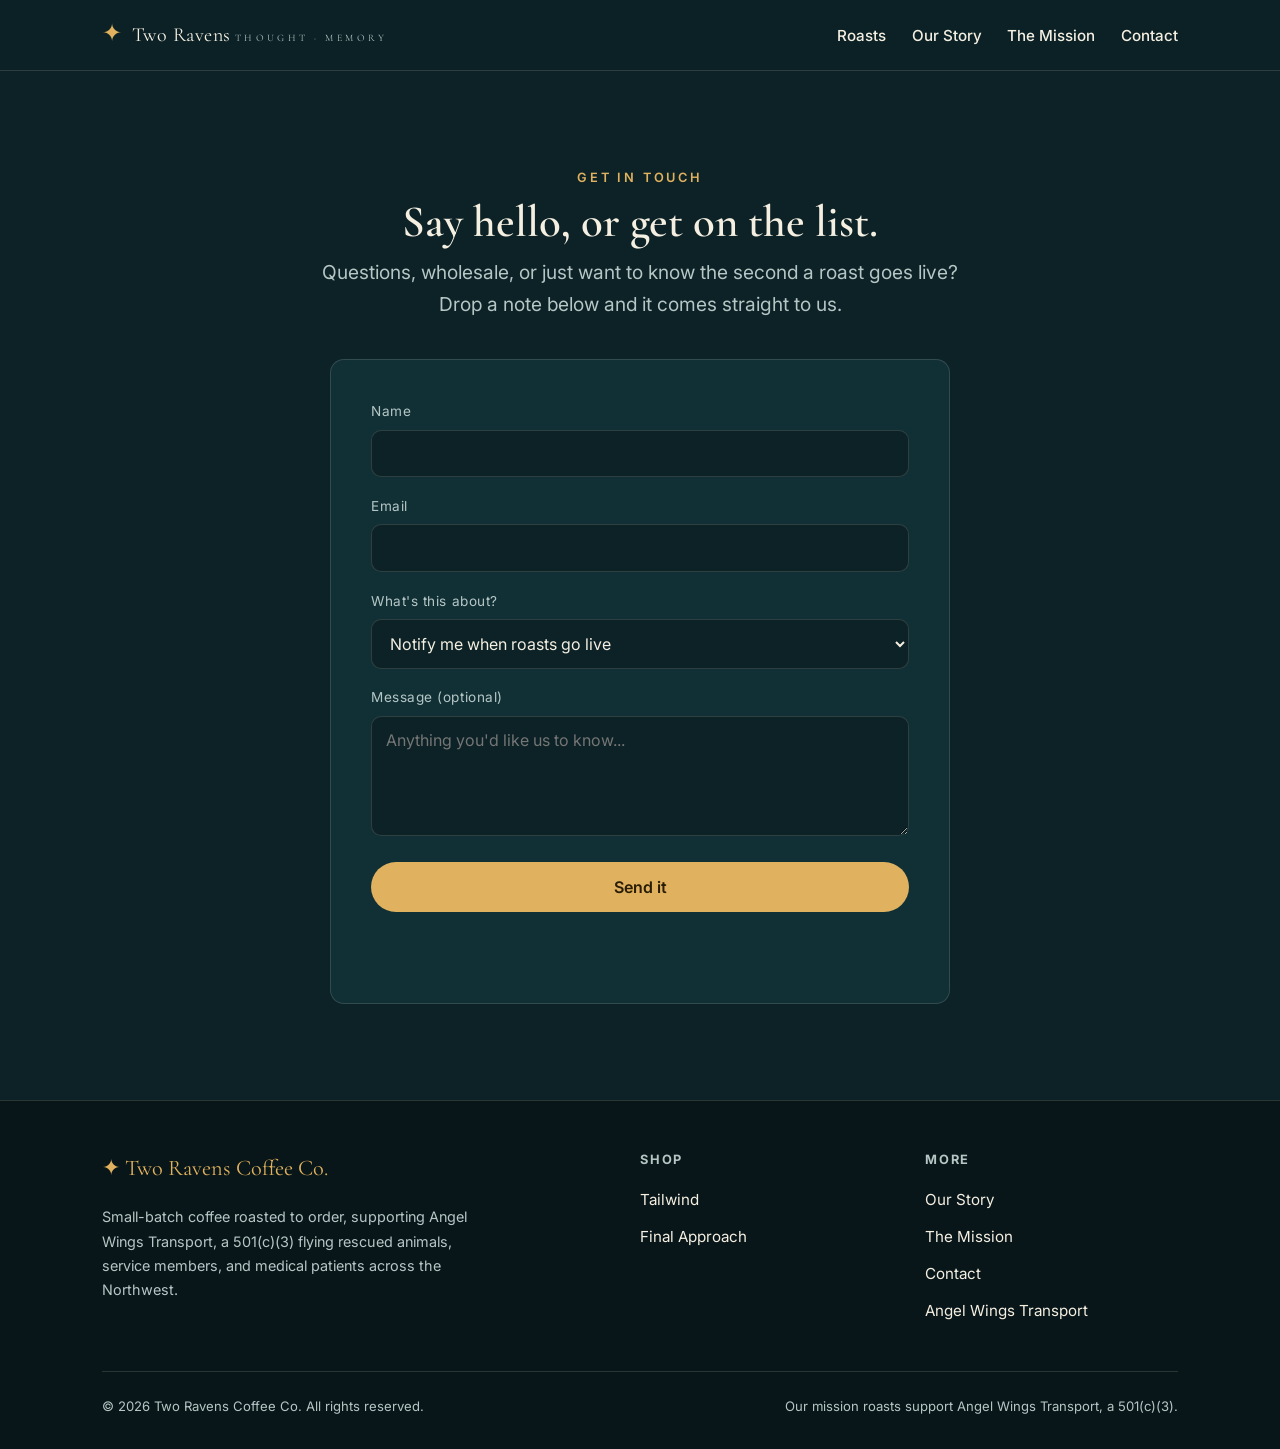
<file: contact.html>
<!DOCTYPE html>
<html lang="en">
<head>
  <meta charset="UTF-8" />
  <meta name="viewport" content="width=device-width, initial-scale=1.0" />
  <title>Contact &amp; Notify | Two Ravens Coffee Co.</title>
  <meta name="description" content="Get in touch with Two Ravens Coffee Co., or leave your email to hear the moment a roast goes live." />
  <link rel="preconnect" href="https://fonts.googleapis.com" />
  <link rel="preconnect" href="https://fonts.gstatic.com" crossorigin />
  <link href="https://fonts.googleapis.com/css2?family=Cormorant+Garamond:wght@500;600;700&amp;family=Inter:wght@400;500;600&amp;display=swap" rel="stylesheet" />
  <link rel="stylesheet" href="assets/style.css" />
</head>
<body>

  <!-- HEADER -->
  <header class="site-header">
    <div class="wrap nav">
      <a class="brand" href="index.html">
        <span class="mark">✦</span>
        <span>
          <span class="name">Two Ravens</span>
          <span class="tag">Thought · Memory</span>
        </span>
      </a>
      <button class="nav-toggle" aria-label="Menu" aria-expanded="false" onclick="document.getElementById('nav').classList.toggle('open')">☰</button>
      <ul class="nav-links" id="nav">
        <li><a href="index.html#roasts">Roasts</a></li>
        <li><a href="index.html#story">Our Story</a></li>
        <li><a href="index.html#mission">The Mission</a></li>
        <li><a href="contact.html">Contact</a></li>
      </ul>
    </div>
  </header>

  <section>
    <div class="wrap">
      <div class="section-head center">
        <p class="eyebrow">Get in touch</p>
        <h2>Say hello, or get on the list.</h2>
        <p class="lead" style="margin-inline:auto;">Questions, wholesale, or just want to know the second a roast goes live? Drop a note below and it comes straight to us.</p>
      </div>

      <form class="form-card" id="contact-form" novalidate>
        <div class="field">
          <label for="name">Name</label>
          <input type="text" id="name" name="name" autocomplete="name" required />
        </div>
        <div class="field">
          <label for="email">Email</label>
          <input type="email" id="email" name="email" autocomplete="email" required />
        </div>
        <div class="field">
          <label for="topic">What's this about?</label>
          <select id="topic" name="topic">
            <option value="Notify me">Notify me when roasts go live</option>
            <option value="General question">General question</option>
            <option value="Wholesale / bulk">Wholesale / bulk</option>
            <option value="The mission / AWT">The mission / Angel Wings Transport</option>
            <option value="Other">Other</option>
          </select>
        </div>
        <div class="field">
          <label for="message">Message <span style="color:var(--muted);">(optional)</span></label>
          <textarea id="message" name="message" placeholder="Anything you'd like us to know..."></textarea>
        </div>
        <!-- simple honeypot for bots -->
        <div style="position:absolute;left:-9999px;" aria-hidden="true">
          <label>Leave this empty<input type="text" name="company" tabindex="-1" autocomplete="off" /></label>
        </div>
        <button type="submit" class="btn btn-gold btn-block" id="submit-btn">Send it</button>
        <p class="form-status" id="status" role="status" aria-live="polite"></p>
      </form>
    </div>
  </section>

  <!-- FOOTER -->
  <footer class="site-footer">
    <div class="wrap">
      <div class="foot-grid">
        <div class="foot-brand">
          <p><span class="mark">✦ Two Ravens Coffee Co.</span></p>
          <p class="foot-note">Small-batch coffee roasted to order, supporting Angel Wings Transport, a 501(c)(3) flying rescued animals, service members, and medical patients across the Northwest.</p>
        </div>
        <div>
          <h4>Shop</h4>
          <ul>
            <li><a href="products/tailwind.html">Tailwind</a></li>
            <li><a href="products/final-approach.html">Final Approach</a></li>
          </ul>
        </div>
        <div>
          <h4>More</h4>
          <ul>
            <li><a href="index.html#story">Our Story</a></li>
            <li><a href="index.html#mission">The Mission</a></li>
            <li><a href="contact.html">Contact</a></li>
            <li><a href="https://awtrescue.org" target="_blank" rel="noopener">Angel Wings Transport</a></li>
          </ul>
        </div>
      </div>
      <div class="foot-legal">
        <span>© 2026 Two Ravens Coffee Co. All rights reserved.</span>
        <span>Our mission roasts support Angel Wings Transport, a 501(c)(3).</span>
      </div>
    </div>
  </footer>

  <script>
    /* ============================================================
       CONFIG: paste the Make.com "Custom webhook" URL here.
       Until it's set, the form validates and shows a friendly
       message but does not send anywhere.
       ============================================================ */
    var MAKE_WEBHOOK_URL = "https://hook.us1.make.com/y11s72uwlefrtvobmuytp2gxxdaddbuw"; // e.g. "https://hook.us2.make.com/xxxxxxxxxxxxxxxx"

    // Shared secret the Make scenario checks. A direct bot POST that doesn't
    // load this page won't include it, so Make drops the submission.
    var FORM_TOKEN = "trc_2026_a9F3kQ7z";
    // When the page loaded, used to measure how fast the form was filled.
    var FORM_RENDERED_AT = Date.now();

    var form = document.getElementById('contact-form');
    var statusEl = document.getElementById('status');
    var btn = document.getElementById('submit-btn');

    form.addEventListener('submit', async function (e) {
      e.preventDefault();
      statusEl.className = 'form-status';
      statusEl.textContent = '';

      // honeypot
      if (form.company.value) { return; }

      var name = form.name.value.trim();
      var email = form.email.value.trim();
      if (!name || !email || !/^[^@\s]+@[^@\s]+\.[^@\s]+$/.test(email)) {
        statusEl.className = 'form-status err';
        statusEl.textContent = 'Please add your name and a valid email.';
        return;
      }

      var payload = {
        name: name,
        email: email,
        topic: form.topic.value,
        message: form.message.value.trim(),
        company: form.company.value,                 // honeypot (must be empty)
        form_token: FORM_TOKEN,                       // shared secret
        elapsed_ms: Date.now() - FORM_RENDERED_AT,    // how long the form took to fill
        source: 'tworavens-website',
        page: location.href,
        submitted_at: new Date().toISOString()
      };

      if (!MAKE_WEBHOOK_URL) {
        statusEl.className = 'form-status ok';
        statusEl.textContent = "Thanks, " + name + "! You're on the list, and we'll be in touch soon.";
        form.reset();
        return;
      }

      btn.disabled = true; btn.textContent = 'Sending…';
      try {
        var res = await fetch(MAKE_WEBHOOK_URL, {
          method: 'POST',
          headers: { 'Content-Type': 'application/json' },
          body: JSON.stringify(payload)
        });
        if (!res.ok) throw new Error('Request failed');
        statusEl.className = 'form-status ok';
        statusEl.textContent = "Thanks, " + name + "! You're on the list, and we'll be in touch soon.";
        form.reset();
      } catch (err) {
        statusEl.className = 'form-status err';
        statusEl.textContent = 'Something went wrong sending that. Please try again in a moment.';
      } finally {
        btn.disabled = false; btn.textContent = 'Send it';
      }
    });
  </script>
</file>
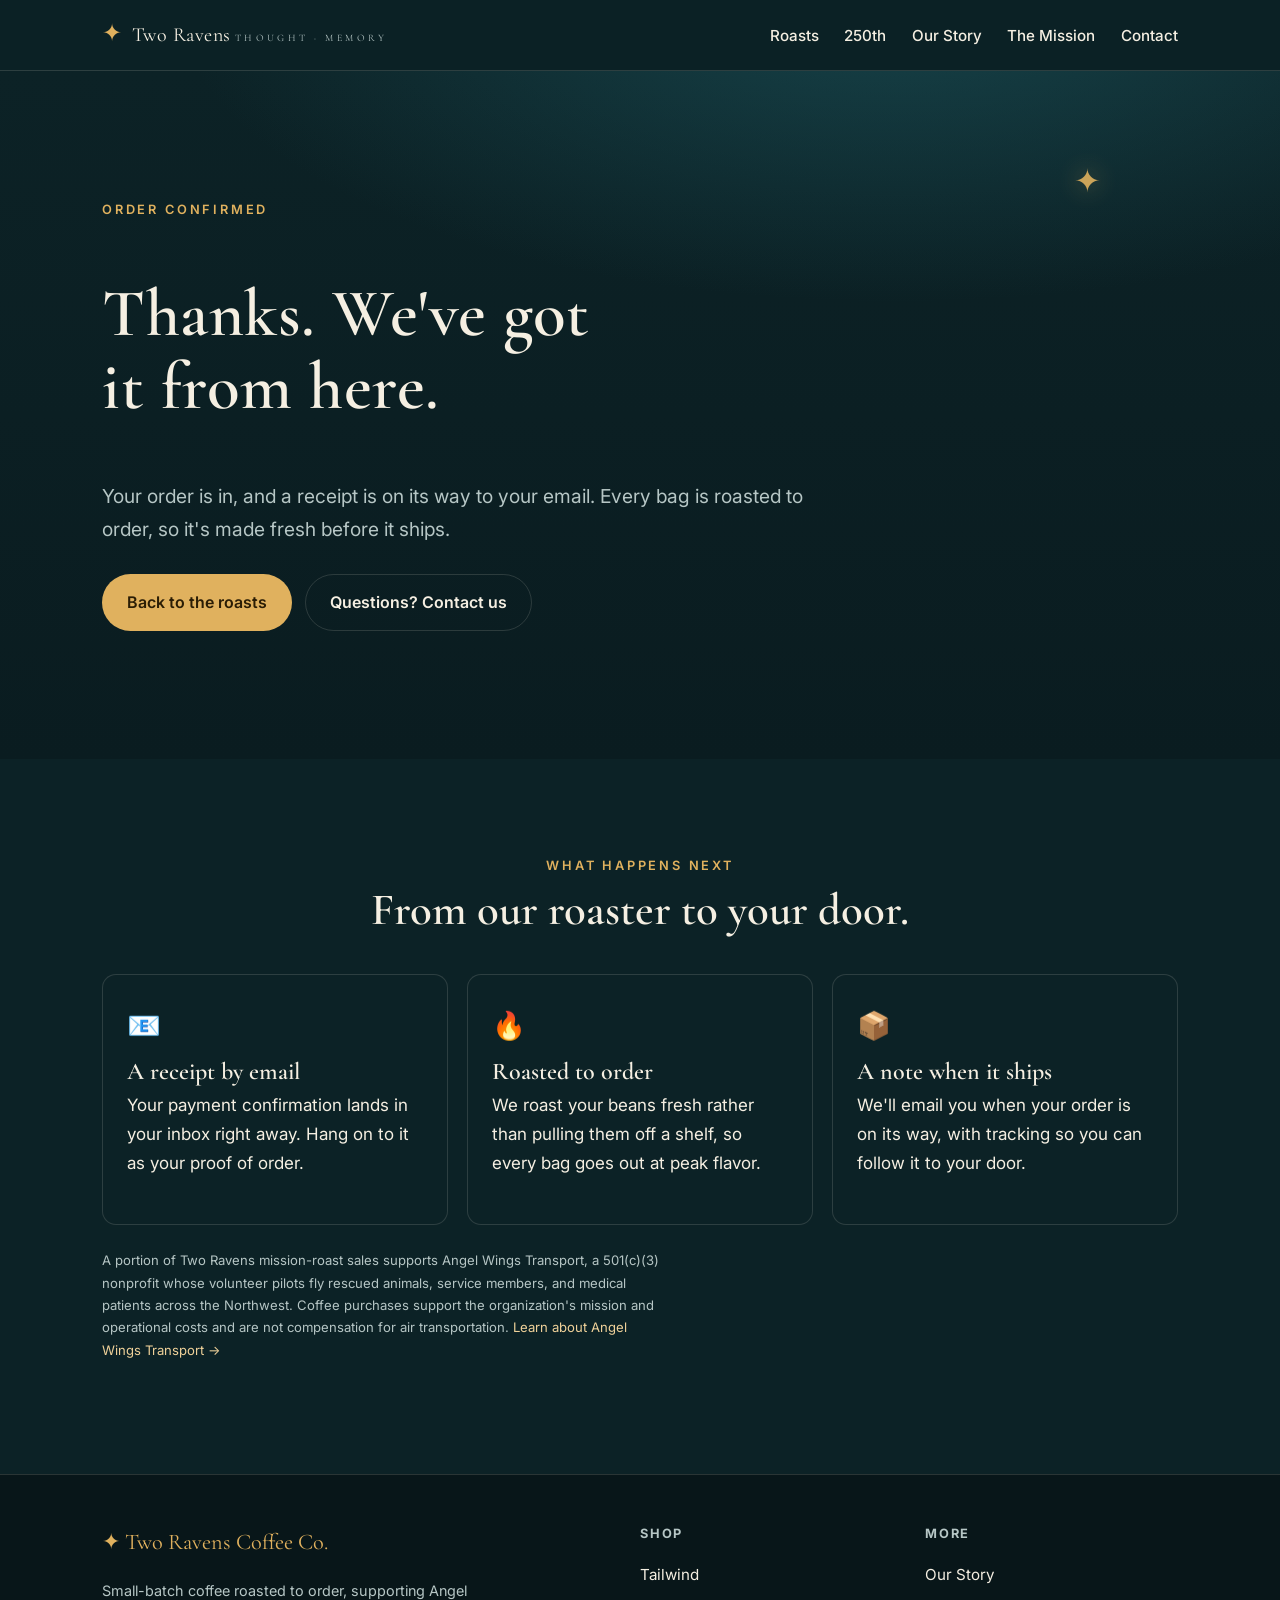
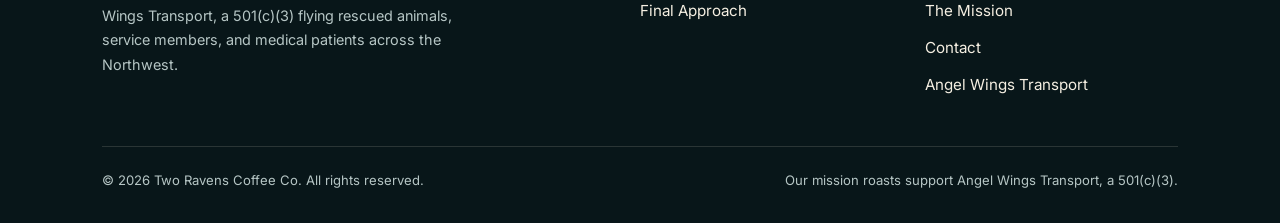
<file: order-confirmation.html>
<!DOCTYPE html>
<html lang="en">
<head>
  <meta charset="UTF-8" />
  <meta name="viewport" content="width=device-width, initial-scale=1.0" />
  <title>Order Confirmed | Two Ravens Coffee Co.</title>
  <meta name="description" content="Thanks for your order from Two Ravens Coffee Co. Here's what happens next." />
  <meta name="robots" content="noindex" />
  <link rel="preconnect" href="https://fonts.googleapis.com" />
  <link rel="preconnect" href="https://fonts.gstatic.com" crossorigin />
  <link href="https://fonts.googleapis.com/css2?family=Cormorant+Garamond:wght@500;600;700&amp;family=Inter:wght@400;500;600&amp;display=swap" rel="stylesheet" />
  <link rel="stylesheet" href="assets/style.css" />
</head>
<body>

  <header class="site-header">
    <div class="wrap nav">
      <a class="brand" href="index.html">
        <span class="mark">✦</span>
        <span>
          <span class="name">Two Ravens</span>
          <span class="tag">Thought · Memory</span>
        </span>
      </a>
      <button class="nav-toggle" aria-label="Menu" aria-expanded="false" onclick="document.getElementById('nav').classList.toggle('open')">☰</button>
      <ul class="nav-links" id="nav">
        <li><a href="index.html#roasts">Roasts</a></li>
        <li><a href="index.html#collection">250th</a></li>
        <li><a href="index.html#story">Our Story</a></li>
        <li><a href="index.html#mission">The Mission</a></li>
        <li><a href="contact.html">Contact</a></li>
      </ul>
    </div>
  </header>

  <section class="hero">
    <span class="star" aria-hidden="true">✦</span>
    <div class="wrap">
      <p class="eyebrow">Order confirmed</p>
      <h1>Thanks. We've got it from here.</h1>
      <p class="lead">Your order is in, and a receipt is on its way to your email. Every bag is roasted to order, so it's made fresh before it ships.</p>
      <div class="cta-row">
        <a class="btn btn-gold" href="index.html#roasts">Back to the roasts</a>
        <a class="btn btn-ghost" href="contact.html">Questions? Contact us</a>
      </div>
    </div>
  </section>

  <section>
    <div class="wrap">
      <div class="section-head center">
        <p class="eyebrow">What happens next</p>
        <h2>From our roaster to your door.</h2>
      </div>

      <div class="cards-3">
        <div class="mcard">
          <div class="ic" aria-hidden="true">📧</div>
          <h3>A receipt by email</h3>
          <p>Your payment confirmation lands in your inbox right away. Hang on to it as your proof of order.</p>
        </div>
        <div class="mcard">
          <div class="ic" aria-hidden="true">🔥</div>
          <h3>Roasted to order</h3>
          <p>We roast your beans fresh rather than pulling them off a shelf, so every bag goes out at peak flavor.</p>
        </div>
        <div class="mcard">
          <div class="ic" aria-hidden="true">📦</div>
          <h3>A note when it ships</h3>
          <p>We'll email you when your order is on its way, with tracking so you can follow it to your door.</p>
        </div>
      </div>

      <p class="fineprint">
        A portion of Two Ravens mission-roast sales supports Angel Wings Transport, a 501(c)(3) nonprofit whose volunteer pilots fly rescued animals, service members, and medical patients across the Northwest. Coffee purchases support the organization's mission and operational costs and are not compensation for air transportation.
        <a href="https://awtrescue.org" target="_blank" rel="noopener">Learn about Angel Wings Transport →</a>
      </p>
    </div>
  </section>

  <footer class="site-footer">
    <div class="wrap">
      <div class="foot-grid">
        <div class="foot-brand">
          <p><span class="mark">✦ Two Ravens Coffee Co.</span></p>
          <p class="foot-note">Small-batch coffee roasted to order, supporting Angel Wings Transport, a 501(c)(3) flying rescued animals, service members, and medical patients across the Northwest.</p>
        </div>
        <div>
          <h4>Shop</h4>
          <ul>
            <li><a href="products/tailwind.html">Tailwind</a></li>
            <li><a href="products/final-approach.html">Final Approach</a></li>
          </ul>
        </div>
        <div>
          <h4>More</h4>
          <ul>
            <li><a href="index.html#story">Our Story</a></li>
            <li><a href="index.html#mission">The Mission</a></li>
            <li><a href="contact.html">Contact</a></li>
            <li><a href="https://awtrescue.org" target="_blank" rel="noopener">Angel Wings Transport</a></li>
          </ul>
        </div>
      </div>
      <div class="foot-legal">
        <span>© 2026 Two Ravens Coffee Co. All rights reserved.</span>
        <span>Our mission roasts support Angel Wings Transport, a 501(c)(3).</span>
      </div>
    </div>
  </footer>

</body>
</html>
</file>
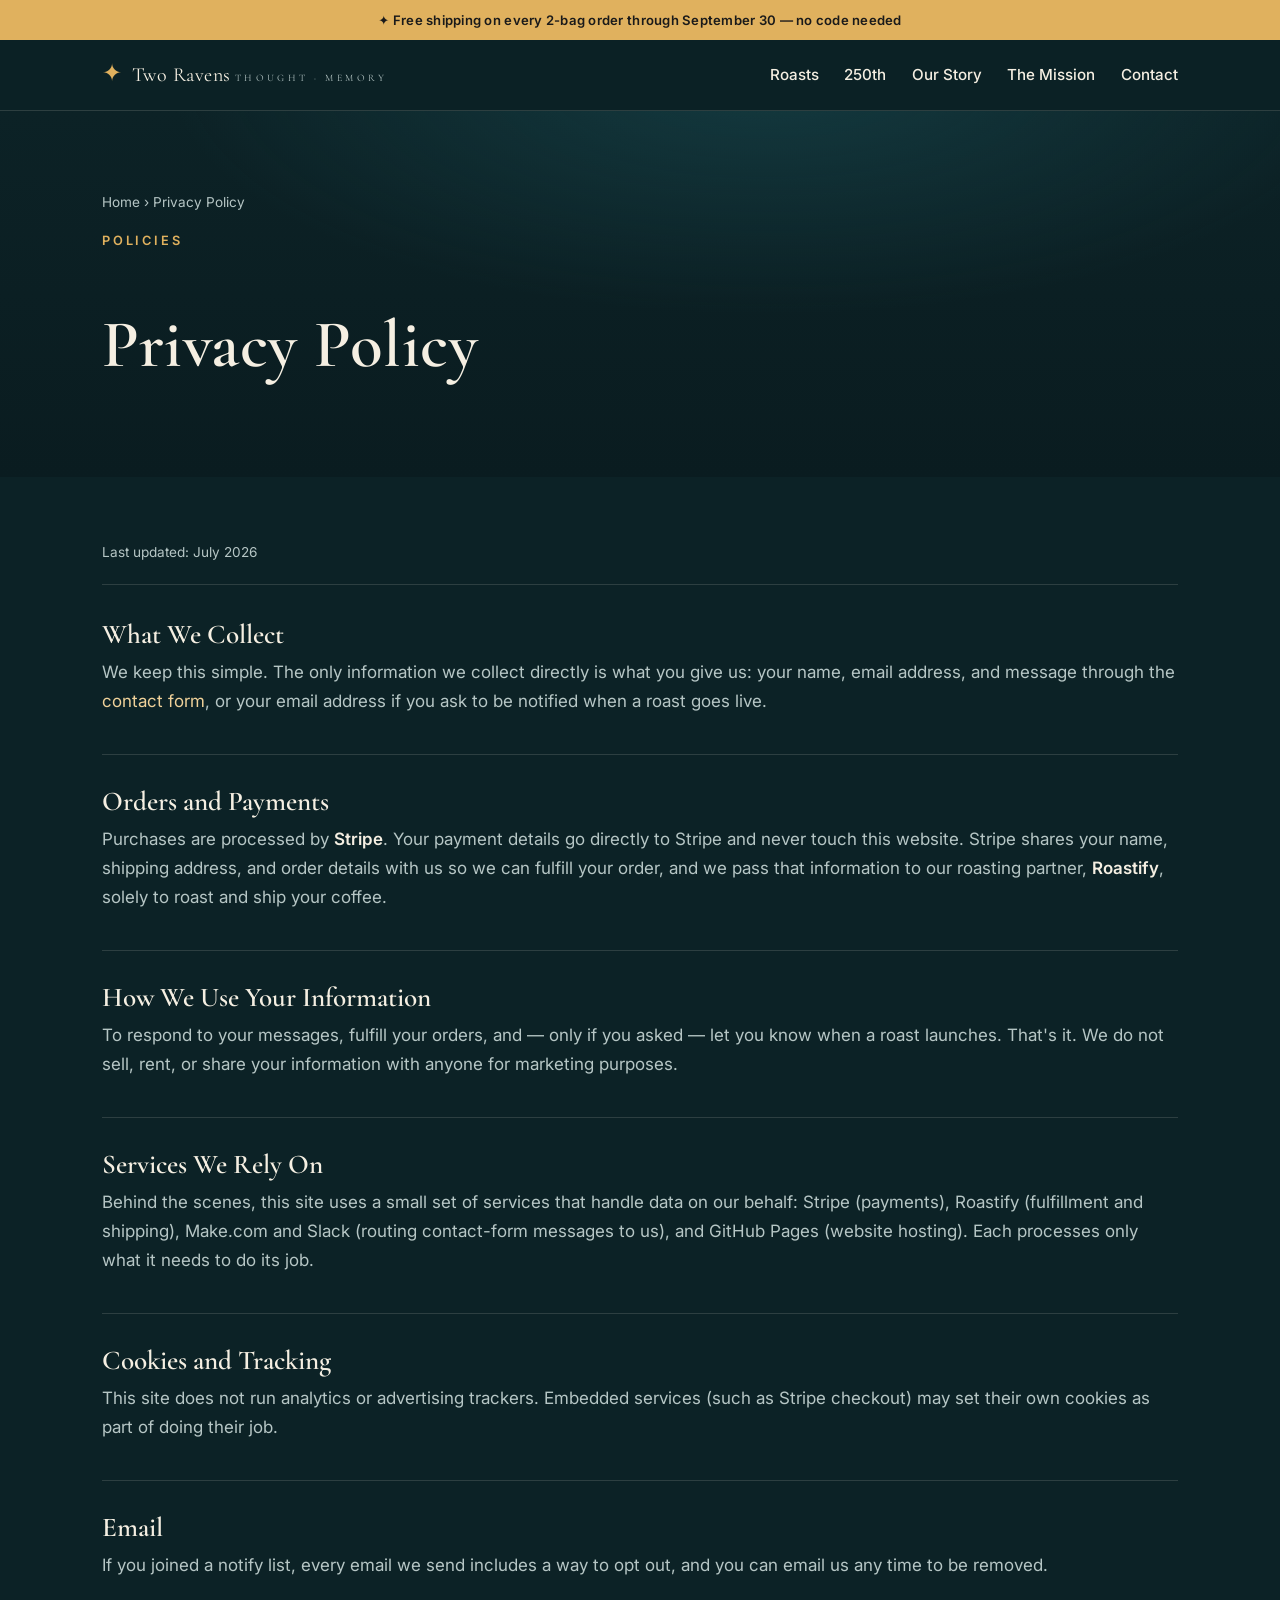
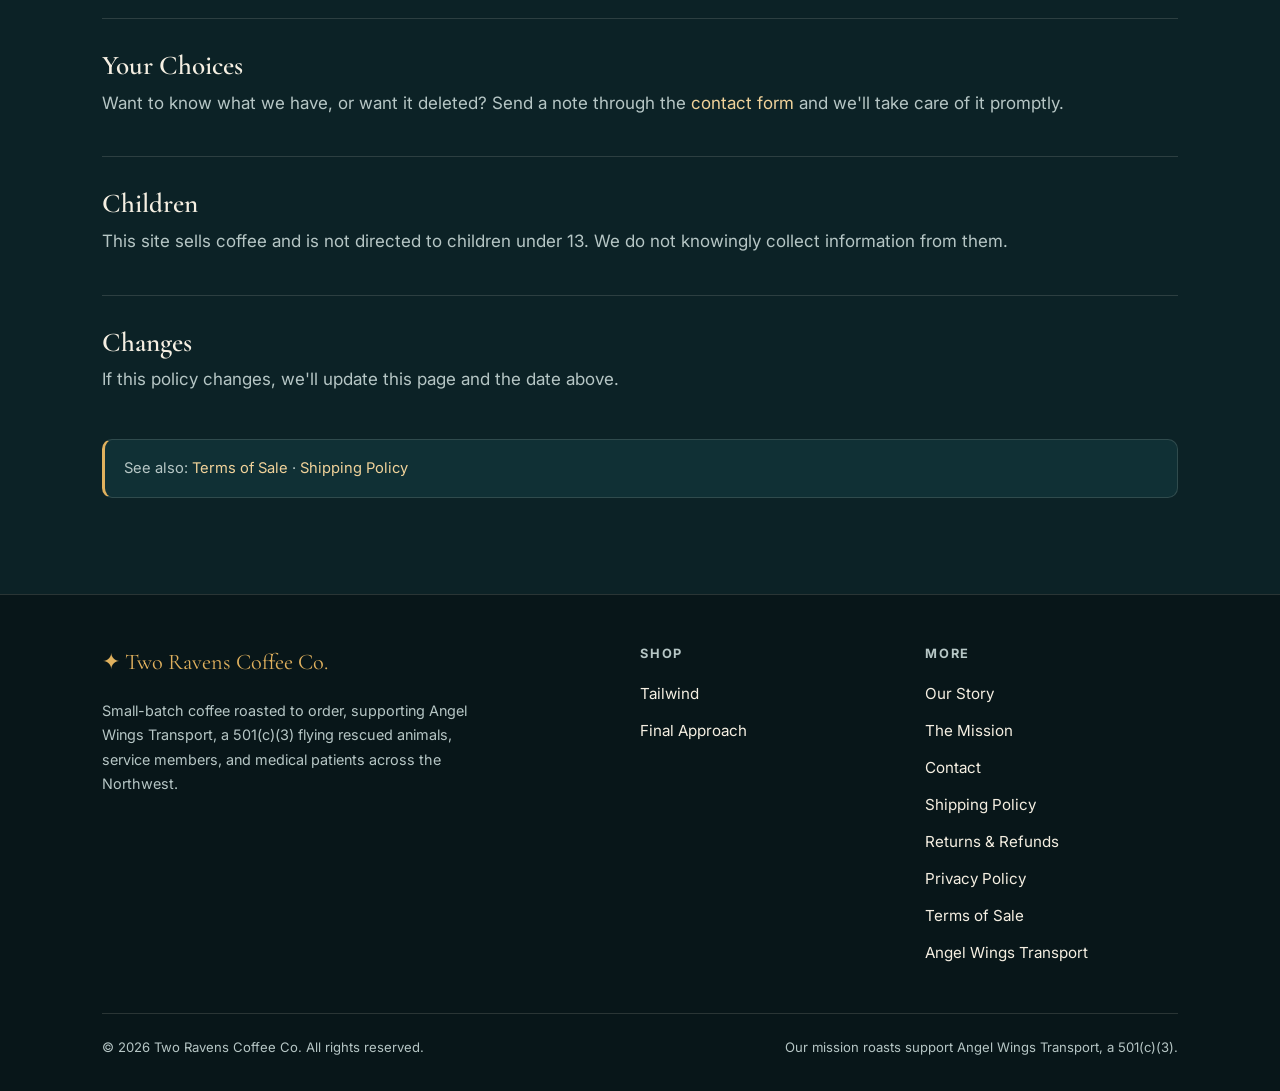
<file: privacy.html>
<!DOCTYPE html>
<html lang="en">
<head>
  <meta charset="UTF-8" />
  <meta name="viewport" content="width=device-width, initial-scale=1.0" />
  <title>Privacy Policy | Two Ravens Coffee Co.</title>
  <meta name="description" content="Shipping times, rates, and tracking for Two Ravens Coffee Co. All orders are roasted to order and fulfilled fresh through our roasting partner, Roastify." />
  <link rel="preconnect" href="https://fonts.googleapis.com" />
  <link rel="preconnect" href="https://fonts.gstatic.com" crossorigin />
  <link href="https://fonts.googleapis.com/css2?family=Cormorant+Garamond:wght@500;600;700&amp;family=Inter:wght@400;500;600&amp;display=swap" rel="stylesheet" />
  <link rel="stylesheet" href="assets/style.css" />
  <style>
    .policy-hero {
      padding: clamp(3rem, 8vw, 5rem) 0 clamp(1.5rem, 4vw, 2.5rem);
      background:
        radial-gradient(1000px 400px at 60% -10%, rgba(31,93,102,.4), transparent 60%),
        linear-gradient(180deg, #0c2226 0%, #0a1c20 100%);
    }
    .policy-hero h1 { max-width: 24ch; }
    .policy-body {
      padding: clamp(2rem, 6vw, 4rem) 0 clamp(3.5rem, 9vw, 6rem);
    }
    .policy-block { max-width: 72ch; }
    .policy-block h2 {
      font-family: var(--serif);
      font-size: clamp(1.25rem, 2.8vw, 1.7rem);
      color: var(--cream);
      margin: 2.4rem 0 .5rem;
      padding-top: 2rem;
      border-top: 1px solid var(--line);
    }
    .policy-block h2:first-of-type {
      border-top: none;
      padding-top: 0;
      margin-top: 0;
    }
    .policy-block p { color: var(--muted); }
    .policy-block strong { color: var(--cream); font-weight: 600; }
    .policy-block a { color: var(--gold-soft); }
    .policy-block a:hover { color: var(--gold); }
    .policy-block ul {
      color: var(--muted);
      padding-left: 1.4rem;
      margin: .4rem 0 1.1rem;
    }
    .policy-block ul li { margin-bottom: .4rem; }
    .policy-meta {
      font-size: .85rem;
      color: var(--muted);
      margin-bottom: 2.2rem;
      border-bottom: 1px solid var(--line);
      padding-bottom: 1.2rem;
    }
    .policy-note {
      background: var(--ink-2);
      border: 1px solid var(--line);
      border-left: 3px solid var(--gold);
      border-radius: 10px;
      padding: 1rem 1.2rem;
      font-size: .92rem;
      color: var(--muted);
      margin-top: 2.8rem;
    }
    .policy-note a { color: var(--gold-soft); }
    .policy-note a:hover { color: var(--gold); }
  </style>
</head>
<body>

  <div class="ship-banner" style="background:var(--gold,#e0b15e);color:#1a1a1a;text-align:center;font-family:var(--sans,'Inter',sans-serif);font-weight:600;font-size:.82rem;letter-spacing:.02em;padding:.55rem 1rem;">✦ Free shipping on every 2-bag order through September 30 — no code needed</div>

  <header class="site-header">
    <div class="wrap nav">
      <a class="brand" href="index.html">
        <span class="mark">✦</span>
        <span>
          <span class="name">Two Ravens</span>
          <span class="tag">Thought · Memory</span>
        </span>
      </a>
      <button class="nav-toggle" aria-label="Menu" aria-expanded="false" onclick="document.getElementById('nav').classList.toggle('open')">☰</button>
      <ul class="nav-links" id="nav">
        <li><a href="index.html#roasts">Roasts</a></li>
        <li><a href="index.html#collection">250th</a></li>
        <li><a href="index.html#story">Our Story</a></li>
        <li><a href="index.html#mission">The Mission</a></li>
        <li><a href="contact.html">Contact</a></li>
      </ul>
    </div>
  </header>

  <section class="policy-hero">
    <div class="wrap">
      <p class="breadcrumb"><a href="index.html">Home</a> &rsaquo; Privacy Policy</p>
      <p class="eyebrow">Policies</p>
      <h1>Privacy Policy</h1>
    </div>
  </section>

  <section class="policy-body">
    <div class="wrap">
      <di<div class="policy-block">

        <p class="policy-meta">Last updated: July 2026</p>

        <h2>What We Collect</h2>
        <p>We keep this simple. The only information we collect directly is what you give us: your name, email address, and message through the <a href="contact.html">contact form</a>, or your email address if you ask to be notified when a roast goes live.</p>

        <h2>Orders and Payments</h2>
        <p>Purchases are processed by <strong>Stripe</strong>. Your payment details go directly to Stripe and never touch this website. Stripe shares your name, shipping address, and order details with us so we can fulfill your order, and we pass that information to our roasting partner, <strong>Roastify</strong>, solely to roast and ship your coffee.</p>

        <h2>How We Use Your Information</h2>
        <p>To respond to your messages, fulfill your orders, and — only if you asked — let you know when a roast launches. That's it. We do not sell, rent, or share your information with anyone for marketing purposes.</p>

        <h2>Services We Rely On</h2>
        <p>Behind the scenes, this site uses a small set of services that handle data on our behalf: Stripe (payments), Roastify (fulfillment and shipping), Make.com and Slack (routing contact-form messages to us), and GitHub Pages (website hosting). Each processes only what it needs to do its job.</p>

        <h2>Cookies and Tracking</h2>
        <p>This site does not run analytics or advertising trackers. Embedded services (such as Stripe checkout) may set their own cookies as part of doing their job.</p>

        <h2>Email</h2>
        <p>If you joined a notify list, every email we send includes a way to opt out, and you can email us any time to be removed.</p>

        <h2>Your Choices</h2>
        <p>Want to know what we have, or want it deleted? Send a note through the <a href="contact.html">contact form</a> and we'll take care of it promptly.</p>

        <h2>Children</h2>
        <p>This site sells coffee and is not directed to children under 13. We do not knowingly collect information from them.</p>

        <h2>Changes</h2>
        <p>If this policy changes, we'll update this page and the date above.</p>

        <div class="policy-note">
          See also: <a href="terms.html">Terms of Sale</a> · <a href="shipping.html">Shipping Policy</a>
        </div>
      </div>     </div>
    </div>
  </section>

  <footer class="site-footer">
    <div class="wrap">
      <div class="foot-grid">
        <div class="foot-brand">
          <p><span class="mark">✦ Two Ravens Coffee Co.</span></p>
          <p class="foot-note">Small-batch coffee roasted to order, supporting Angel Wings Transport, a 501(c)(3) flying rescued animals, service members, and medical patients across the Northwest.</p>
        </div>
        <div>
          <h4>Shop</h4>
          <ul>
            <li><a href="products/tailwind.html">Tailwind</a></li>
            <li><a href="products/final-approach.html">Final Approach</a></li>
          </ul>
        </div>
        <div>
          <h4>More</h4>
          <ul>
            <li><a href="index.html#story">Our Story</a></li>
            <li><a href="index.html#mission">The Mission</a></li>
            <li><a href="contact.html">Contact</a></li>
            <li><a href="shipping.html">Shipping Policy</a></li>
            <li><a href="returns.html">Returns &amp; Refunds</a></li>
            <li><a href="privacy.html">Privacy Policy</a></li>
            <li><a href="terms.html">Terms of Sale</a></li>
            <li><a href="https://awtrescue.org" target="_blank" rel="noopener">Angel Wings Transport</a></li>
          </ul>
        </div>
      </div>
      <div class="foot-legal">
        <span>© 2026 Two Ravens Coffee Co. All rights reserved.</span>
        <span>Our mission roasts support Angel Wings Transport, a 501(c)(3).</span>
      </div>
    </div>
  </footer>

</body>
</html>
</file>
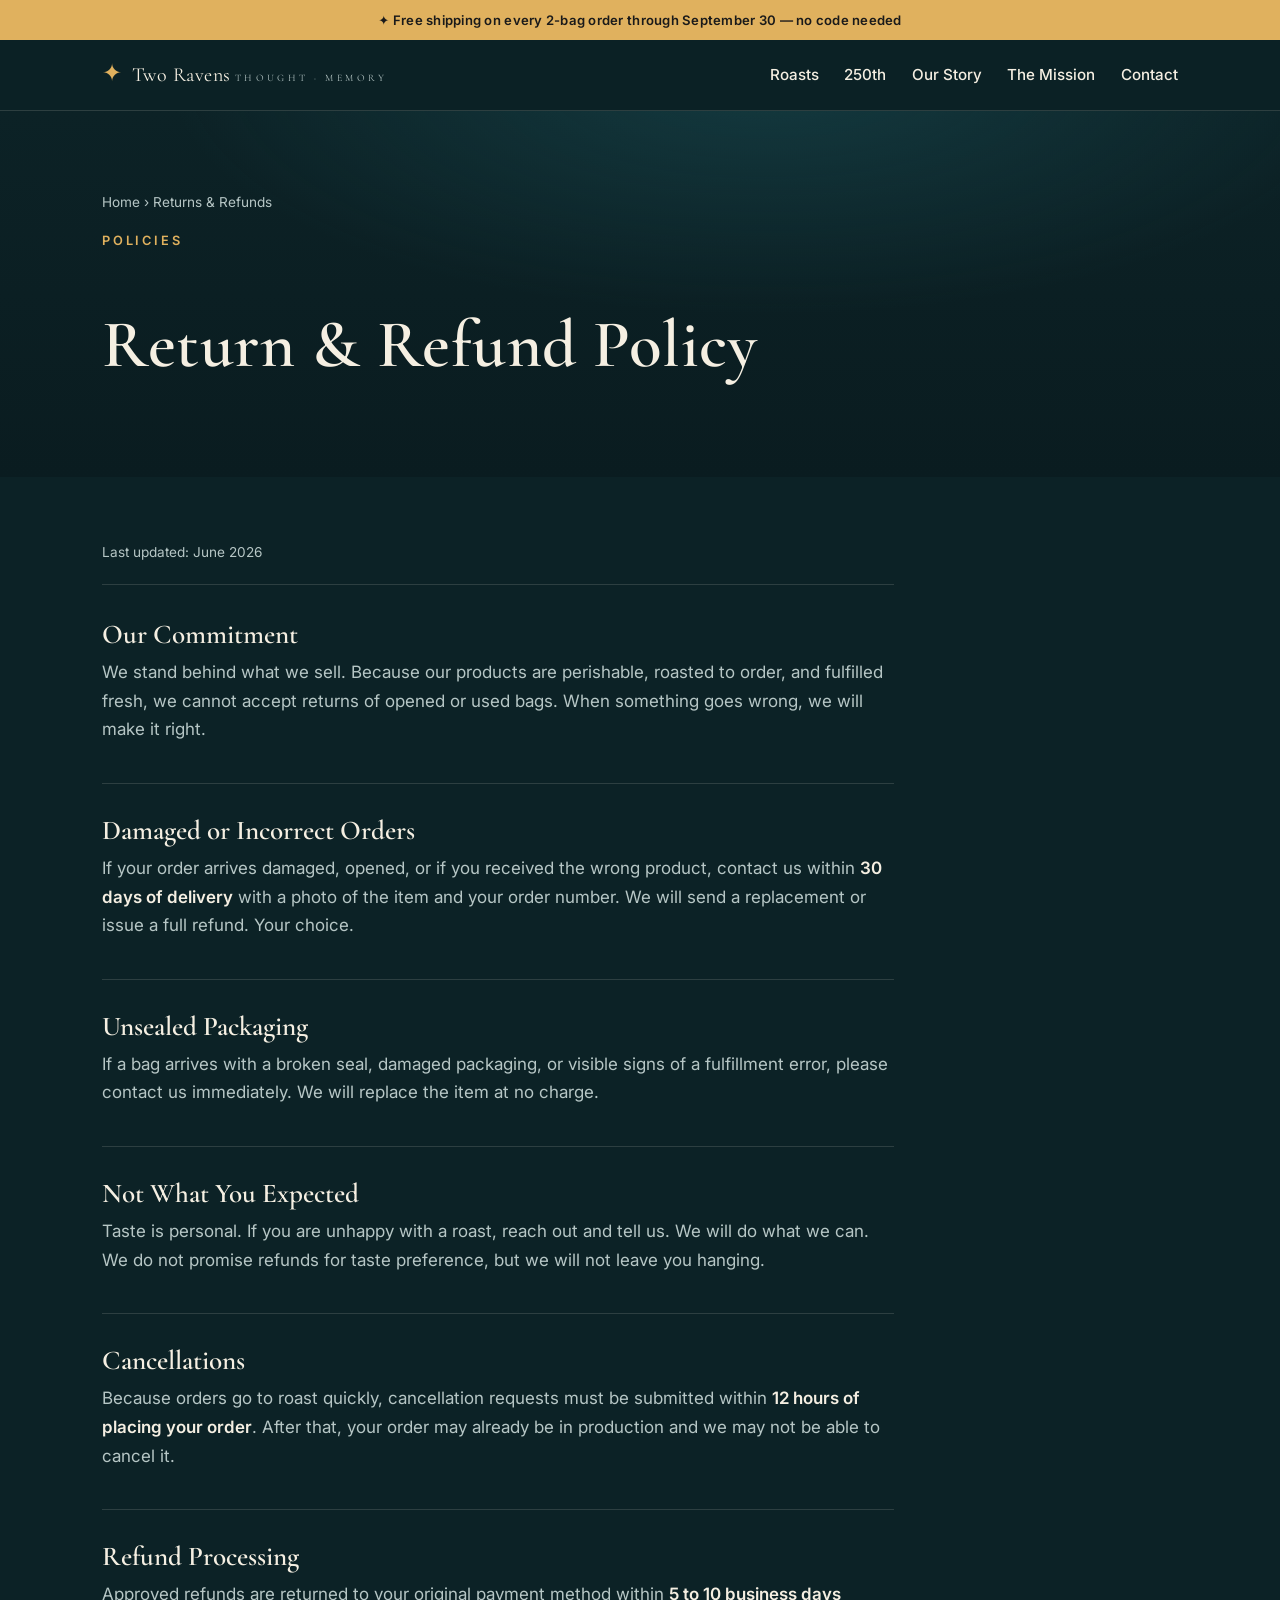
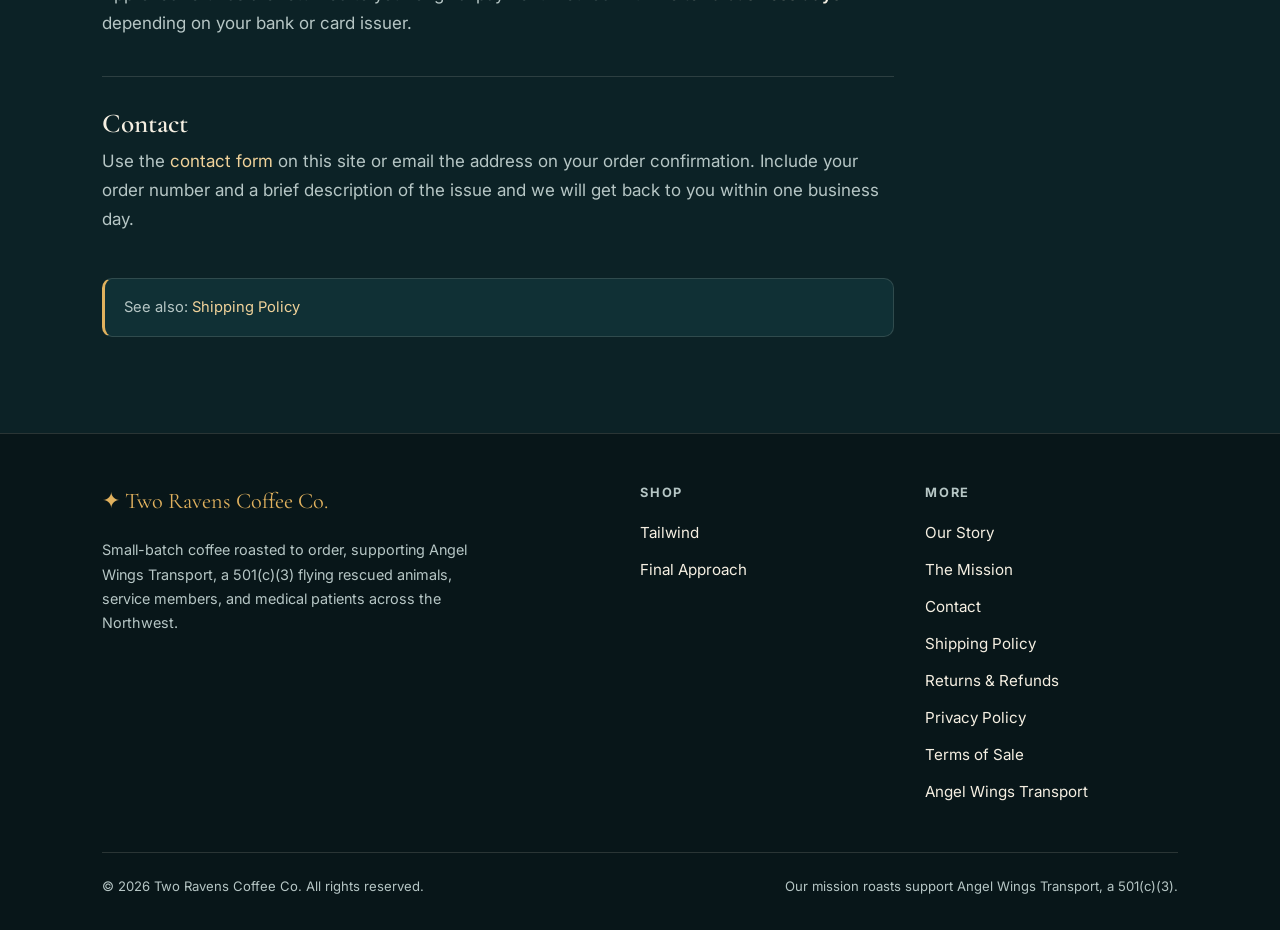
<file: returns.html>
<!DOCTYPE html>
<html lang="en">
<head>
  <meta charset="UTF-8" />
  <meta name="viewport" content="width=device-width, initial-scale=1.0" />
  <title>Returns &amp; Refunds | Two Ravens Coffee Co.</title>
  <meta name="description" content="Return and refund policy for Two Ravens Coffee Co. We stand behind what we sell. If something goes wrong with your order, we will make it right." />
  <link rel="preconnect" href="https://fonts.googleapis.com" />
  <link rel="preconnect" href="https://fonts.gstatic.com" crossorigin />
  <link href="https://fonts.googleapis.com/css2?family=Cormorant+Garamond:wght@500;600;700&amp;family=Inter:wght@400;500;600&amp;display=swap" rel="stylesheet" />
  <link rel="stylesheet" href="assets/style.css" />
  <style>
    .policy-hero {
      padding: clamp(3rem, 8vw, 5rem) 0 clamp(1.5rem, 4vw, 2.5rem);
      background:
        radial-gradient(1000px 400px at 60% -10%, rgba(31,93,102,.4), transparent 60%),
        linear-gradient(180deg, #0c2226 0%, #0a1c20 100%);
    }
    .policy-hero h1 { max-width: 24ch; }
    .policy-body {
      padding: clamp(2rem, 6vw, 4rem) 0 clamp(3.5rem, 9vw, 6rem);
    }
    .policy-block { max-width: 72ch; }
    .policy-block h2 {
      font-family: var(--serif);
      font-size: clamp(1.25rem, 2.8vw, 1.7rem);
      color: var(--cream);
      margin: 2.4rem 0 .5rem;
      padding-top: 2rem;
      border-top: 1px solid var(--line);
    }
    .policy-block h2:first-of-type {
      border-top: none;
      padding-top: 0;
      margin-top: 0;
    }
    .policy-block p { color: var(--muted); }
    .policy-block strong { color: var(--cream); font-weight: 600; }
    .policy-block a { color: var(--gold-soft); }
    .policy-block a:hover { color: var(--gold); }
    .policy-meta {
      font-size: .85rem;
      color: var(--muted);
      margin-bottom: 2.2rem;
      border-bottom: 1px solid var(--line);
      padding-bottom: 1.2rem;
    }
    .policy-note {
      background: var(--ink-2);
      border: 1px solid var(--line);
      border-left: 3px solid var(--gold);
      border-radius: 10px;
      padding: 1rem 1.2rem;
      font-size: .92rem;
      color: var(--muted);
      margin-top: 2.8rem;
    }
    .policy-note a { color: var(--gold-soft); }
    .policy-note a:hover { color: var(--gold); }
  </style>
</head>
<body>

  <div class="ship-banner" style="background:var(--gold,#e0b15e);color:#1a1a1a;text-align:center;font-family:var(--sans,'Inter',sans-serif);font-weight:600;font-size:.82rem;letter-spacing:.02em;padding:.55rem 1rem;">✦ Free shipping on every 2-bag order through September 30 — no code needed</div>

  <header class="site-header">
    <div class="wrap nav">
      <a class="brand" href="index.html">
        <span class="mark">✦</span>
        <span>
          <span class="name">Two Ravens</span>
          <span class="tag">Thought · Memory</span>
        </span>
      </a>
      <button class="nav-toggle" aria-label="Menu" aria-expanded="false" onclick="document.getElementById('nav').classList.toggle('open')">☰</button>
      <ul class="nav-links" id="nav">
        <li><a href="index.html#roasts">Roasts</a></li>
        <li><a href="index.html#collection">250th</a></li>
        <li><a href="index.html#story">Our Story</a></li>
        <li><a href="index.html#mission">The Mission</a></li>
        <li><a href="contact.html">Contact</a></li>
      </ul>
    </div>
  </header>

  <section class="policy-hero">
    <div class="wrap">
      <p class="breadcrumb"><a href="index.html">Home</a> &rsaquo; Returns &amp; Refunds</p>
      <p class="eyebrow">Policies</p>
      <h1>Return &amp; Refund Policy</h1>
    </div>
  </section>

  <section class="policy-body">
    <div class="wrap">
      <div class="policy-block">

        <p class="policy-meta">Last updated: June 2026</p>

        <h2>Our Commitment</h2>
        <p>We stand behind what we sell. Because our products are perishable, roasted to order, and fulfilled fresh, we cannot accept returns of opened or used bags. When something goes wrong, we will make it right.</p>

        <h2>Damaged or Incorrect Orders</h2>
        <p>If your order arrives damaged, opened, or if you received the wrong product, contact us within <strong>30 days of delivery</strong> with a photo of the item and your order number. We will send a replacement or issue a full refund. Your choice.</p>

        <h2>Unsealed Packaging</h2>
        <p>If a bag arrives with a broken seal, damaged packaging, or visible signs of a fulfillment error, please contact us immediately. We will replace the item at no charge.</p>

        <h2>Not What You Expected</h2>
        <p>Taste is personal. If you are unhappy with a roast, reach out and tell us. We will do what we can. We do not promise refunds for taste preference, but we will not leave you hanging.</p>

        <h2>Cancellations</h2>
        <p>Because orders go to roast quickly, cancellation requests must be submitted within <strong>12 hours of placing your order</strong>. After that, your order may already be in production and we may not be able to cancel it.</p>

        <h2>Refund Processing</h2>
        <p>Approved refunds are returned to your original payment method within <strong>5 to 10 business days</strong> depending on your bank or card issuer.</p>

        <h2>Contact</h2>
        <p>Use the <a href="contact.html">contact form</a> on this site or email the address on your order confirmation. Include your order number and a brief description of the issue and we will get back to you within one business day.</p>

        <div class="policy-note">
          See also: <a href="shipping.html">Shipping Policy</a>
        </div>

      </div>
    </div>
  </section>

  <footer class="site-footer">
    <div class="wrap">
      <div class="foot-grid">
        <div class="foot-brand">
          <p><span class="mark">✦ Two Ravens Coffee Co.</span></p>
          <p class="foot-note">Small-batch coffee roasted to order, supporting Angel Wings Transport, a 501(c)(3) flying rescued animals, service members, and medical patients across the Northwest.</p>
        </div>
        <div>
          <h4>Shop</h4>
          <ul>
            <li><a href="products/tailwind.html">Tailwind</a></li>
            <li><a href="products/final-approach.html">Final Approach</a></li>
          </ul>
        </div>
        <div>
          <h4>More</h4>
          <ul>
            <li><a href="index.html#story">Our Story</a></li>
            <li><a href="index.html#mission">The Mission</a></li>
            <li><a href="contact.html">Contact</a></li>
            <li><a href="shipping.html">Shipping Policy</a></li>
            <li><a href="returns.html">Returns &amp; Refunds</a></li>
            <li><a href="privacy.html">Privacy Policy</a></li>
            <li><a href="terms.html">Terms of Sale</a></li>
            <li><a href="https://awtrescue.org" target="_blank" rel="noopener">Angel Wings Transport</a></li>
          </ul>
        </div>
      </div>
      <div class="foot-legal">
        <span>© 2026 Two Ravens Coffee Co. All rights reserved.</span>
        <span>Our mission roasts support Angel Wings Transport, a 501(c)(3).</span>
      </div>
    </div>
  </footer>

</body>
</html>
</file>
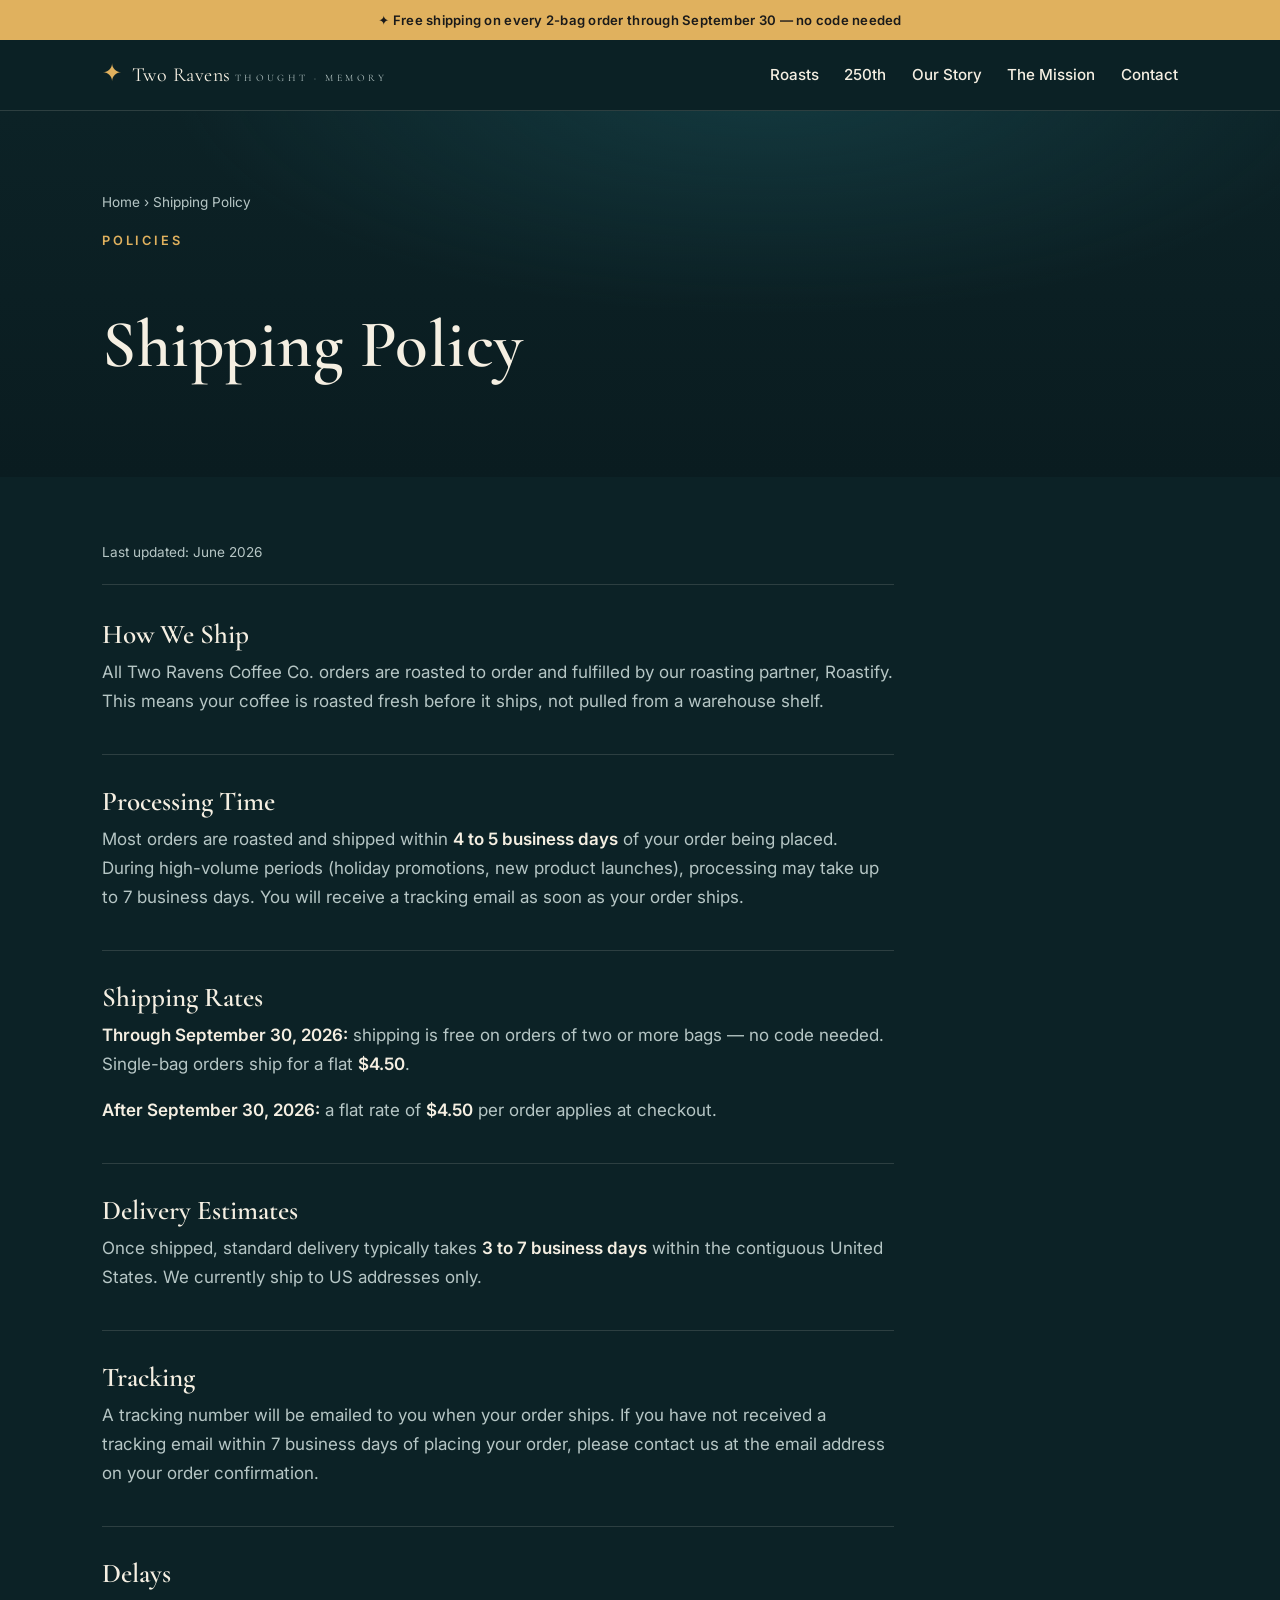
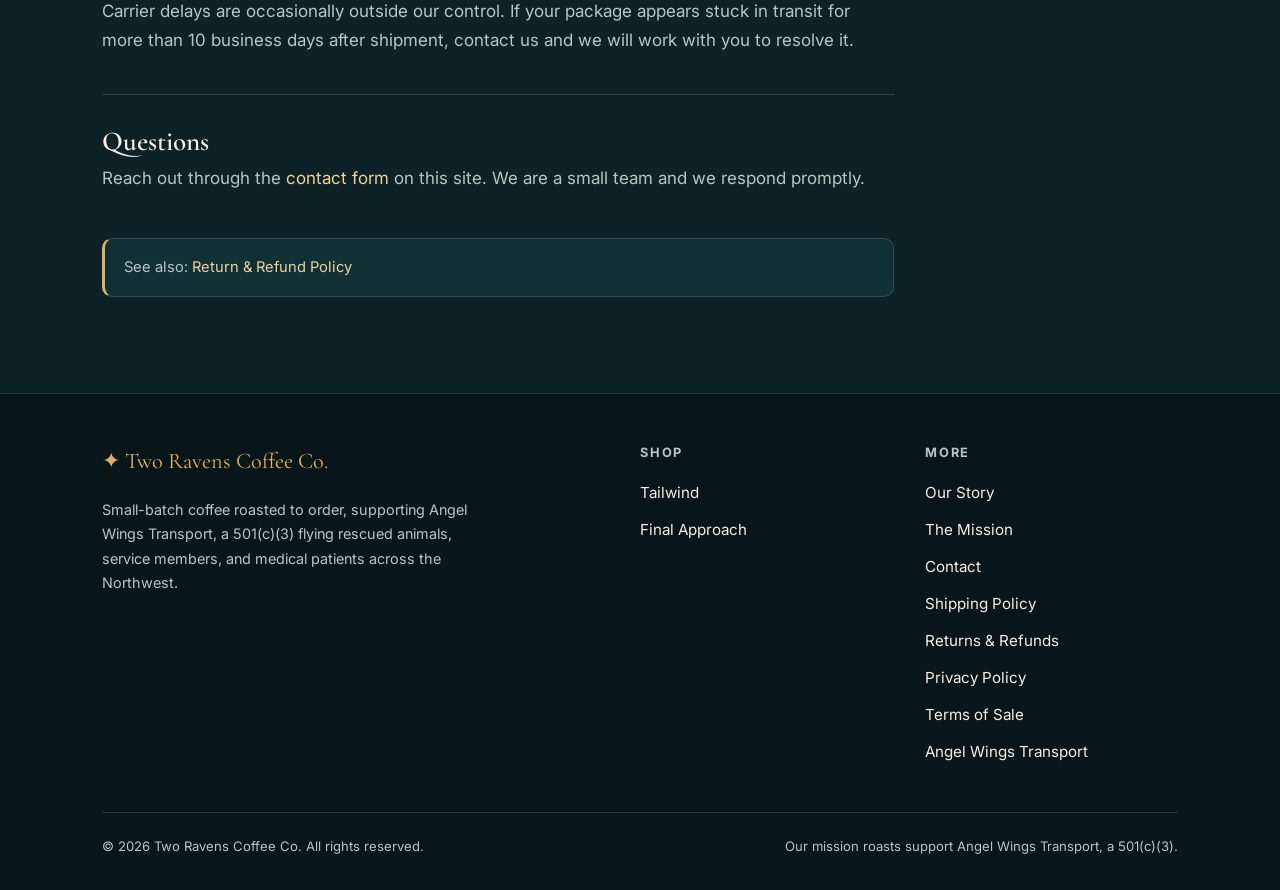
<file: shipping.html>
<!DOCTYPE html>
<html lang="en">
<head>
  <meta charset="UTF-8" />
  <meta name="viewport" content="width=device-width, initial-scale=1.0" />
  <title>Shipping Policy | Two Ravens Coffee Co.</title>
  <meta name="description" content="Shipping times, rates, and tracking for Two Ravens Coffee Co. All orders are roasted to order and fulfilled fresh through our roasting partner, Roastify." />
  <link rel="preconnect" href="https://fonts.googleapis.com" />
  <link rel="preconnect" href="https://fonts.gstatic.com" crossorigin />
  <link href="https://fonts.googleapis.com/css2?family=Cormorant+Garamond:wght@500;600;700&amp;family=Inter:wght@400;500;600&amp;display=swap" rel="stylesheet" />
  <link rel="stylesheet" href="assets/style.css" />
  <style>
    .policy-hero {
      padding: clamp(3rem, 8vw, 5rem) 0 clamp(1.5rem, 4vw, 2.5rem);
      background:
        radial-gradient(1000px 400px at 60% -10%, rgba(31,93,102,.4), transparent 60%),
        linear-gradient(180deg, #0c2226 0%, #0a1c20 100%);
    }
    .policy-hero h1 { max-width: 24ch; }
    .policy-body {
      padding: clamp(2rem, 6vw, 4rem) 0 clamp(3.5rem, 9vw, 6rem);
    }
    .policy-block { max-width: 72ch; }
    .policy-block h2 {
      font-family: var(--serif);
      font-size: clamp(1.25rem, 2.8vw, 1.7rem);
      color: var(--cream);
      margin: 2.4rem 0 .5rem;
      padding-top: 2rem;
      border-top: 1px solid var(--line);
    }
    .policy-block h2:first-of-type {
      border-top: none;
      padding-top: 0;
      margin-top: 0;
    }
    .policy-block p { color: var(--muted); }
    .policy-block strong { color: var(--cream); font-weight: 600; }
    .policy-block a { color: var(--gold-soft); }
    .policy-block a:hover { color: var(--gold); }
    .policy-block ul {
      color: var(--muted);
      padding-left: 1.4rem;
      margin: .4rem 0 1.1rem;
    }
    .policy-block ul li { margin-bottom: .4rem; }
    .policy-meta {
      font-size: .85rem;
      color: var(--muted);
      margin-bottom: 2.2rem;
      border-bottom: 1px solid var(--line);
      padding-bottom: 1.2rem;
    }
    .policy-note {
      background: var(--ink-2);
      border: 1px solid var(--line);
      border-left: 3px solid var(--gold);
      border-radius: 10px;
      padding: 1rem 1.2rem;
      font-size: .92rem;
      color: var(--muted);
      margin-top: 2.8rem;
    }
    .policy-note a { color: var(--gold-soft); }
    .policy-note a:hover { color: var(--gold); }
  </style>
</head>
<body>

  <div class="ship-banner" style="background:var(--gold,#e0b15e);color:#1a1a1a;text-align:center;font-family:var(--sans,'Inter',sans-serif);font-weight:600;font-size:.82rem;letter-spacing:.02em;padding:.55rem 1rem;">✦ Free shipping on every 2-bag order through September 30 — no code needed</div>

  <header class="site-header">
    <div class="wrap nav">
      <a class="brand" href="index.html">
        <span class="mark">✦</span>
        <span>
          <span class="name">Two Ravens</span>
          <span class="tag">Thought · Memory</span>
        </span>
      </a>
      <button class="nav-toggle" aria-label="Menu" aria-expanded="false" onclick="document.getElementById('nav').classList.toggle('open')">☰</button>
      <ul class="nav-links" id="nav">
        <li><a href="index.html#roasts">Roasts</a></li>
        <li><a href="index.html#collection">250th</a></li>
        <li><a href="index.html#story">Our Story</a></li>
        <li><a href="index.html#mission">The Mission</a></li>
        <li><a href="contact.html">Contact</a></li>
      </ul>
    </div>
  </header>

  <section class="policy-hero">
    <div class="wrap">
      <p class="breadcrumb"><a href="index.html">Home</a> &rsaquo; Shipping Policy</p>
      <p class="eyebrow">Policies</p>
      <h1>Shipping Policy</h1>
    </div>
  </section>

  <section class="policy-body">
    <div class="wrap">
      <div class="policy-block">

        <p class="policy-meta">Last updated: June 2026</p>

        <h2>How We Ship</h2>
        <p>All Two Ravens Coffee Co. orders are roasted to order and fulfilled by our roasting partner, Roastify. This means your coffee is roasted fresh before it ships, not pulled from a warehouse shelf.</p>

        <h2>Processing Time</h2>
        <p>Most orders are roasted and shipped within <strong>4 to 5 business days</strong> of your order being placed. During high-volume periods (holiday promotions, new product launches), processing may take up to 7 business days. You will receive a tracking email as soon as your order ships.</p>

        <h2>Shipping Rates</h2>
        <p><strong>Through September 30, 2026:</strong> shipping is free on orders of two or more bags — no code needed. Single-bag orders ship for a flat <strong>$4.50</strong>.</p>
        <p><strong>After September 30, 2026:</strong> a flat rate of <strong>$4.50</strong> per order applies at checkout.</p>

        <h2>Delivery Estimates</h2>
        <p>Once shipped, standard delivery typically takes <strong>3 to 7 business days</strong> within the contiguous United States. We currently ship to US addresses only.</p>

        <h2>Tracking</h2>
        <p>A tracking number will be emailed to you when your order ships. If you have not received a tracking email within 7 business days of placing your order, please contact us at the email address on your order confirmation.</p>

        <h2>Delays</h2>
        <p>Carrier delays are occasionally outside our control. If your package appears stuck in transit for more than 10 business days after shipment, contact us and we will work with you to resolve it.</p>

        <h2>Questions</h2>
        <p>Reach out through the <a href="contact.html">contact form</a> on this site. We are a small team and we respond promptly.</p>

        <div class="policy-note">
          See also: <a href="returns.html">Return &amp; Refund Policy</a>
        </div>

      </div>
    </div>
  </section>

  <footer class="site-footer">
    <div class="wrap">
      <div class="foot-grid">
        <div class="foot-brand">
          <p><span class="mark">✦ Two Ravens Coffee Co.</span></p>
          <p class="foot-note">Small-batch coffee roasted to order, supporting Angel Wings Transport, a 501(c)(3) flying rescued animals, service members, and medical patients across the Northwest.</p>
        </div>
        <div>
          <h4>Shop</h4>
          <ul>
            <li><a href="products/tailwind.html">Tailwind</a></li>
            <li><a href="products/final-approach.html">Final Approach</a></li>
          </ul>
        </div>
        <div>
          <h4>More</h4>
          <ul>
            <li><a href="index.html#story">Our Story</a></li>
            <li><a href="index.html#mission">The Mission</a></li>
            <li><a href="contact.html">Contact</a></li>
            <li><a href="shipping.html">Shipping Policy</a></li>
            <li><a href="returns.html">Returns &amp; Refunds</a></li>
            <li><a href="privacy.html">Privacy Policy</a></li>
            <li><a href="terms.html">Terms of Sale</a></li>
            <li><a href="https://awtrescue.org" target="_blank" rel="noopener">Angel Wings Transport</a></li>
          </ul>
        </div>
      </div>
      <div class="foot-legal">
        <span>© 2026 Two Ravens Coffee Co. All rights reserved.</span>
        <span>Our mission roasts support Angel Wings Transport, a 501(c)(3).</span>
      </div>
    </div>
  </footer>

</body>
</html>
</file>
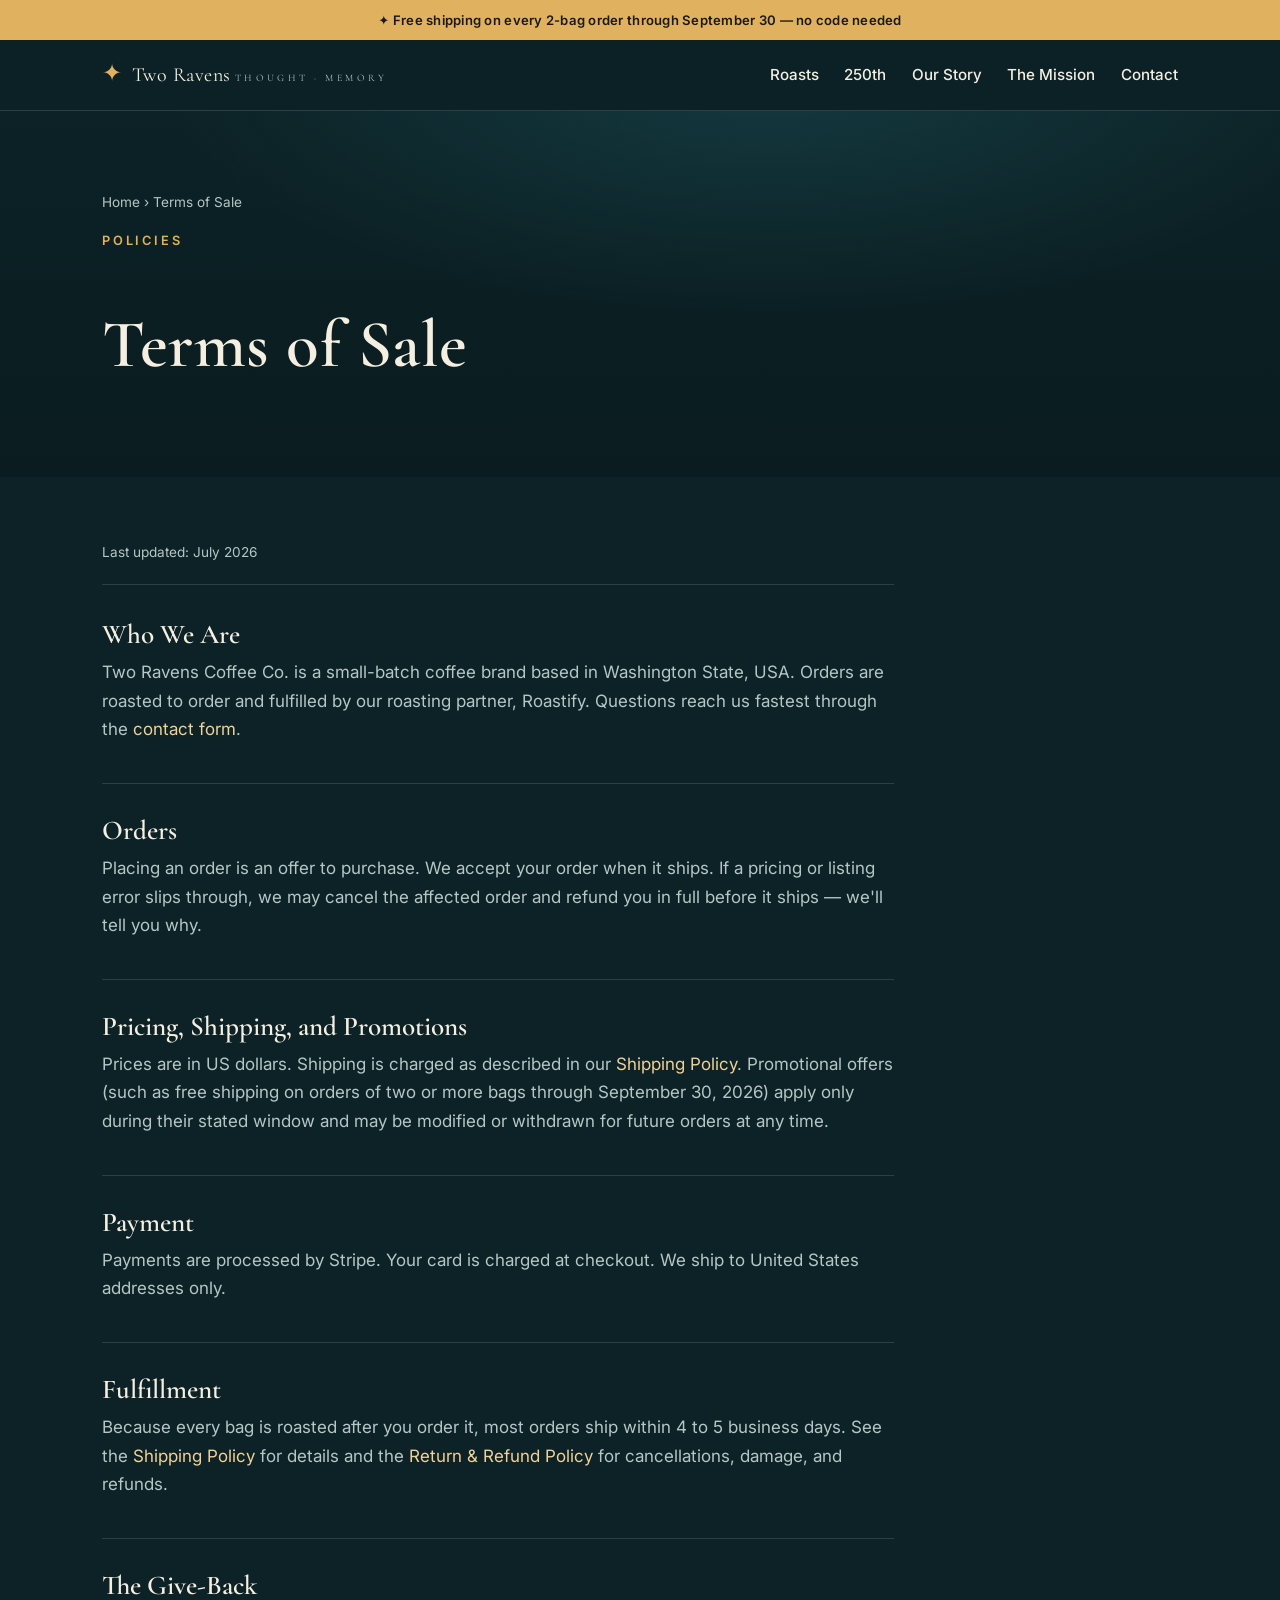
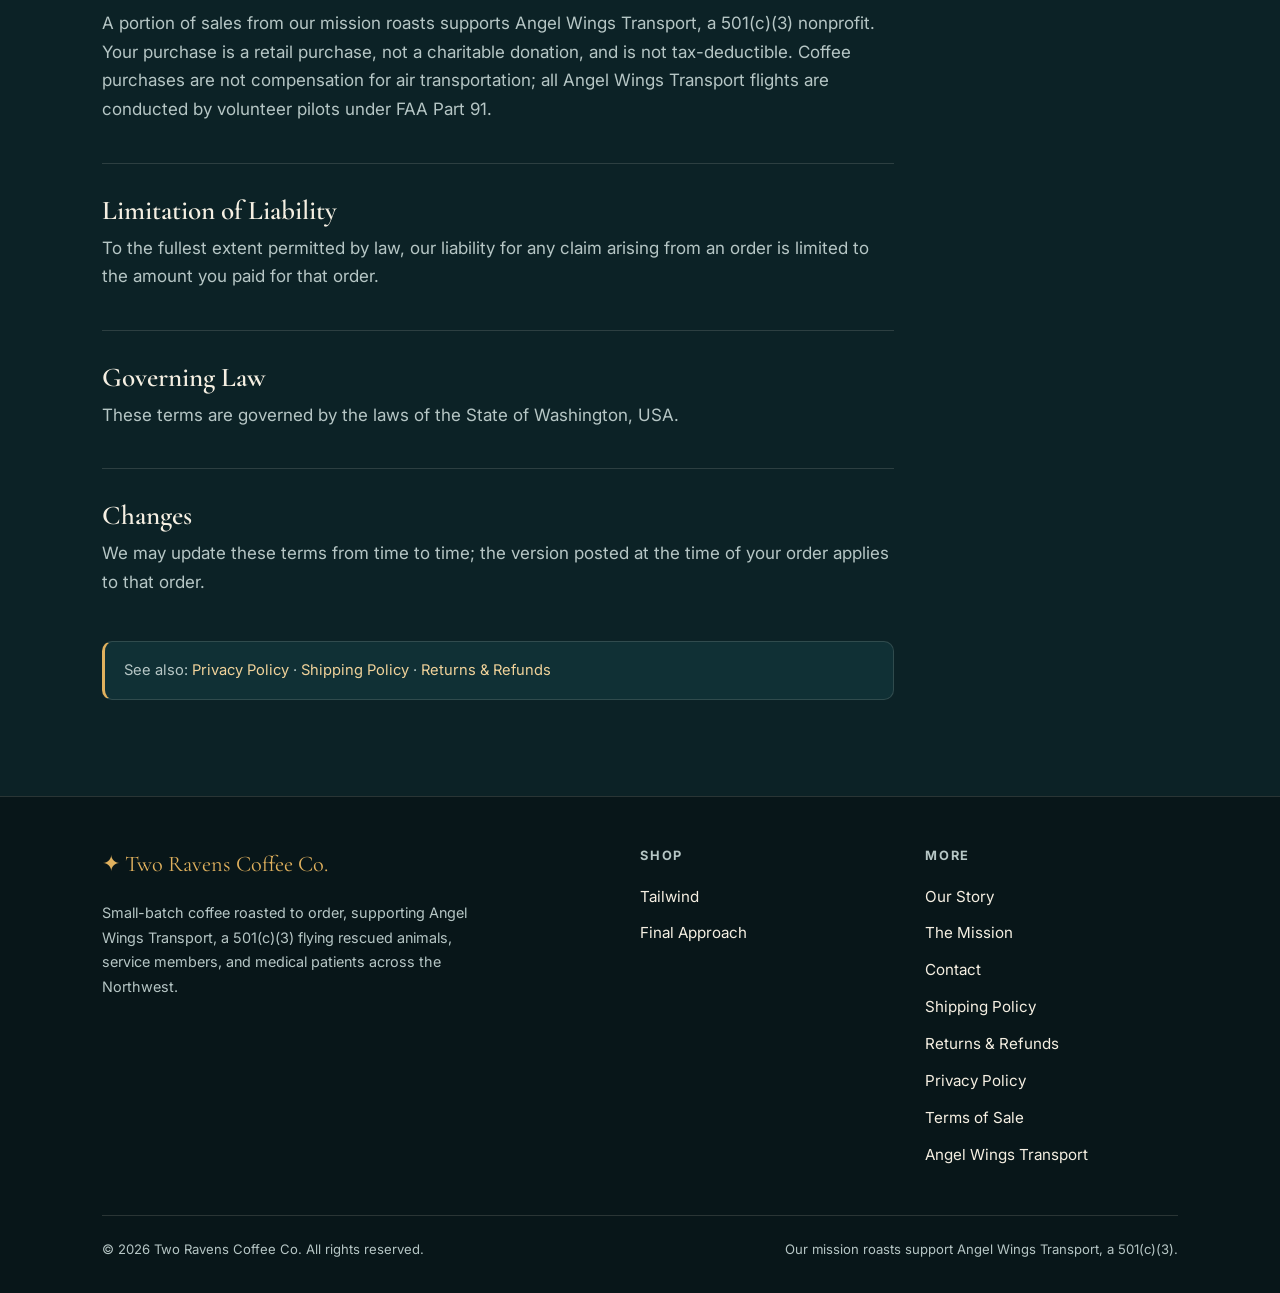
<file: terms.html>
<!DOCTYPE html>
<html lang="en">
<head>
  <meta charset="UTF-8" />
  <meta name="viewport" content="width=device-width, initial-scale=1.0" />
  <title>Terms of Sale | Two Ravens Coffee Co.</title>
  <meta name="description" content="Shipping times, rates, and tracking for Two Ravens Coffee Co. All orders are roasted to order and fulfilled fresh through our roasting partner, Roastify." />
  <link rel="preconnect" href="https://fonts.googleapis.com" />
  <link rel="preconnect" href="https://fonts.gstatic.com" crossorigin />
  <link href="https://fonts.googleapis.com/css2?family=Cormorant+Garamond:wght@500;600;700&amp;family=Inter:wght@400;500;600&amp;display=swap" rel="stylesheet" />
  <link rel="stylesheet" href="assets/style.css" />
  <style>
    .policy-hero {
      padding: clamp(3rem, 8vw, 5rem) 0 clamp(1.5rem, 4vw, 2.5rem);
      background:
        radial-gradient(1000px 400px at 60% -10%, rgba(31,93,102,.4), transparent 60%),
        linear-gradient(180deg, #0c2226 0%, #0a1c20 100%);
    }
    .policy-hero h1 { max-width: 24ch; }
    .policy-body {
      padding: clamp(2rem, 6vw, 4rem) 0 clamp(3.5rem, 9vw, 6rem);
    }
    .policy-block { max-width: 72ch; }
    .policy-block h2 {
      font-family: var(--serif);
      font-size: clamp(1.25rem, 2.8vw, 1.7rem);
      color: var(--cream);
      margin: 2.4rem 0 .5rem;
      padding-top: 2rem;
      border-top: 1px solid var(--line);
    }
    .policy-block h2:first-of-type {
      border-top: none;
      padding-top: 0;
      margin-top: 0;
    }
    .policy-block p { color: var(--muted); }
    .policy-block strong { color: var(--cream); font-weight: 600; }
    .policy-block a { color: var(--gold-soft); }
    .policy-block a:hover { color: var(--gold); }
    .policy-block ul {
      color: var(--muted);
      padding-left: 1.4rem;
      margin: .4rem 0 1.1rem;
    }
    .policy-block ul li { margin-bottom: .4rem; }
    .policy-meta {
      font-size: .85rem;
      color: var(--muted);
      margin-bottom: 2.2rem;
      border-bottom: 1px solid var(--line);
      padding-bottom: 1.2rem;
    }
    .policy-note {
      background: var(--ink-2);
      border: 1px solid var(--line);
      border-left: 3px solid var(--gold);
      border-radius: 10px;
      padding: 1rem 1.2rem;
      font-size: .92rem;
      color: var(--muted);
      margin-top: 2.8rem;
    }
    .policy-note a { color: var(--gold-soft); }
    .policy-note a:hover { color: var(--gold); }
  </style>
</head>
<body>

  <div class="ship-banner" style="background:var(--gold,#e0b15e);color:#1a1a1a;text-align:center;font-family:var(--sans,'Inter',sans-serif);font-weight:600;font-size:.82rem;letter-spacing:.02em;padding:.55rem 1rem;">✦ Free shipping on every 2-bag order through September 30 — no code needed</div>

  <header class="site-header">
    <div class="wrap nav">
      <a class="brand" href="index.html">
        <span class="mark">✦</span>
        <span>
          <span class="name">Two Ravens</span>
          <span class="tag">Thought · Memory</span>
        </span>
      </a>
      <button class="nav-toggle" aria-label="Menu" aria-expanded="false" onclick="document.getElementById('nav').classList.toggle('open')">☰</button>
      <ul class="nav-links" id="nav">
        <li><a href="index.html#roasts">Roasts</a></li>
        <li><a href="index.html#collection">250th</a></li>
        <li><a href="index.html#story">Our Story</a></li>
        <li><a href="index.html#mission">The Mission</a></li>
        <li><a href="contact.html">Contact</a></li>
      </ul>
    </div>
  </header>

  <section class="policy-hero">
    <div class="wrap">
      <p class="breadcrumb"><a href="index.html">Home</a> &rsaquo; Terms of Sale</p>
      <p class="eyebrow">Policies</p>
      <h1>Terms of Sale</h1>
    </div>
  </section>

  <section class="policy-body">
    <div class="wrap">
      <div c<div class="policy-block">

        <p class="policy-meta">Last updated: July 2026</p>

        <h2>Who We Are</h2>
        <p>Two Ravens Coffee Co. is a small-batch coffee brand based in Washington State, USA. Orders are roasted to order and fulfilled by our roasting partner, Roastify. Questions reach us fastest through the <a href="contact.html">contact form</a>.</p>

        <h2>Orders</h2>
        <p>Placing an order is an offer to purchase. We accept your order when it ships. If a pricing or listing error slips through, we may cancel the affected order and refund you in full before it ships — we'll tell you why.</p>

        <h2>Pricing, Shipping, and Promotions</h2>
        <p>Prices are in US dollars. Shipping is charged as described in our <a href="shipping.html">Shipping Policy</a>. Promotional offers (such as free shipping on orders of two or more bags through September 30, 2026) apply only during their stated window and may be modified or withdrawn for future orders at any time.</p>

        <h2>Payment</h2>
        <p>Payments are processed by Stripe. Your card is charged at checkout. We ship to United States addresses only.</p>

        <h2>Fulfillment</h2>
        <p>Because every bag is roasted after you order it, most orders ship within 4 to 5 business days. See the <a href="shipping.html">Shipping Policy</a> for details and the <a href="returns.html">Return &amp; Refund Policy</a> for cancellations, damage, and refunds.</p>

        <h2>The Give-Back</h2>
        <p>A portion of sales from our mission roasts supports Angel Wings Transport, a 501(c)(3) nonprofit. Your purchase is a retail purchase, not a charitable donation, and is not tax-deductible. Coffee purchases are not compensation for air transportation; all Angel Wings Transport flights are conducted by volunteer pilots under FAA Part 91.</p>

        <h2>Limitation of Liability</h2>
        <p>To the fullest extent permitted by law, our liability for any claim arising from an order is limited to the amount you paid for that order.</p>

        <h2>Governing Law</h2>
        <p>These terms are governed by the laws of the State of Washington, USA.</p>

        <h2>Changes</h2>
        <p>We may update these terms from time to time; the version posted at the time of your order applies to that order.</p>

        <div class="policy-note">
          See also: <a href="privacy.html">Privacy Policy</a> · <a href="shipping.html">Shipping Policy</a> · <a href="returns.html">Returns &amp; Refunds</a>
        </div>
      </div>  </div>
    </div>
  </section>

  <footer class="site-footer">
    <div class="wrap">
      <div class="foot-grid">
        <div class="foot-brand">
          <p><span class="mark">✦ Two Ravens Coffee Co.</span></p>
          <p class="foot-note">Small-batch coffee roasted to order, supporting Angel Wings Transport, a 501(c)(3) flying rescued animals, service members, and medical patients across the Northwest.</p>
        </div>
        <div>
          <h4>Shop</h4>
          <ul>
            <li><a href="products/tailwind.html">Tailwind</a></li>
            <li><a href="products/final-approach.html">Final Approach</a></li>
          </ul>
        </div>
        <div>
          <h4>More</h4>
          <ul>
            <li><a href="index.html#story">Our Story</a></li>
            <li><a href="index.html#mission">The Mission</a></li>
            <li><a href="contact.html">Contact</a></li>
            <li><a href="shipping.html">Shipping Policy</a></li>
            <li><a href="returns.html">Returns &amp; Refunds</a></li>
            <li><a href="privacy.html">Privacy Policy</a></li>
            <li><a href="terms.html">Terms of Sale</a></li>
            <li><a href="https://awtrescue.org" target="_blank" rel="noopener">Angel Wings Transport</a></li>
          </ul>
        </div>
      </div>
      <div class="foot-legal">
        <span>© 2026 Two Ravens Coffee Co. All rights reserved.</span>
        <span>Our mission roasts support Angel Wings Transport, a 501(c)(3).</span>
      </div>
    </div>
  </footer>

</body>
</html>
</file>
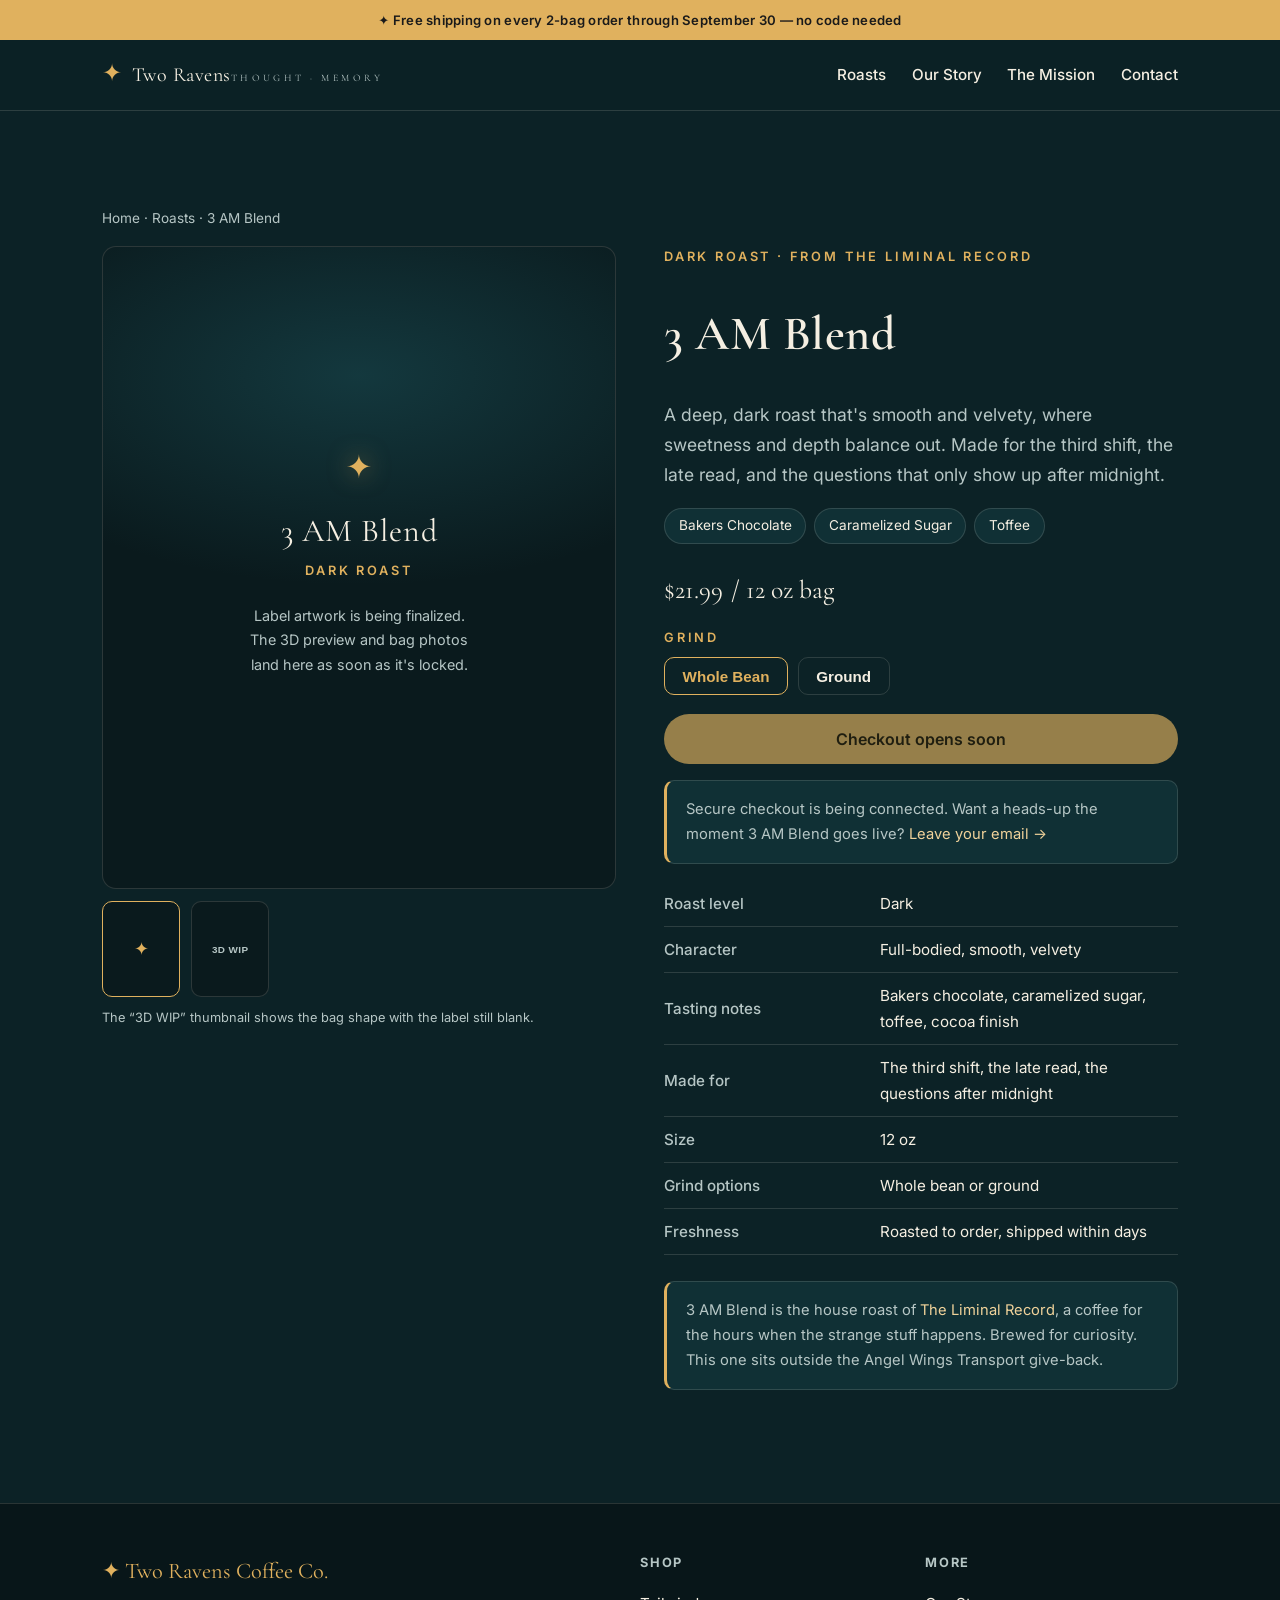
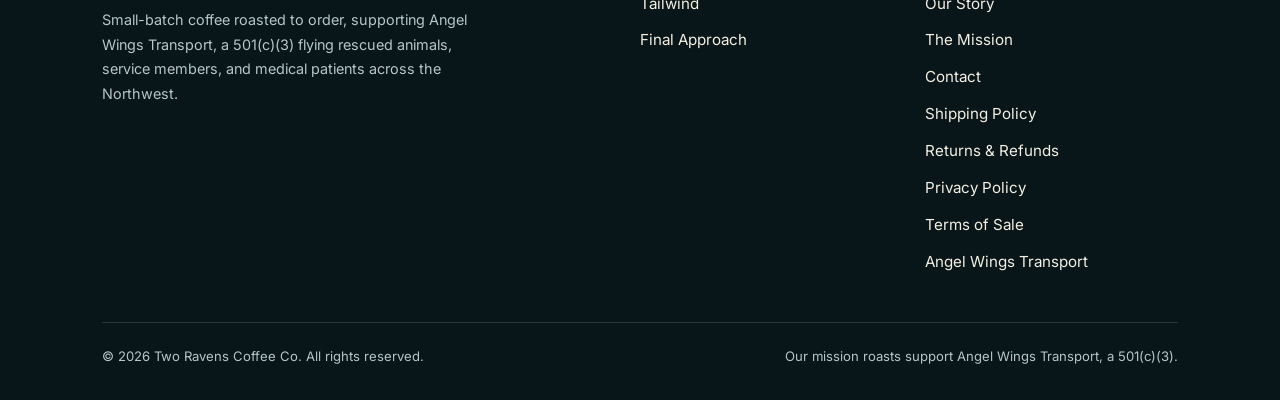
<file: products/3am-blend.html>
<!DOCTYPE html>
<html lang="en">
<head>
  <meta charset="UTF-8" />
  <meta name="viewport" content="width=device-width, initial-scale=1.0" />
  <title>3 AM Blend Dark Roast | Two Ravens Coffee Co.</title>
  <meta name="description" content="3 AM Blend Dark Roast: deep and velvety, with bakers chocolate, caramelized sugar, and toffee. Made for the third shift and the questions that only show up after midnight. From The Liminal Record." />
  <link rel="preconnect" href="https://fonts.googleapis.com" />
  <link rel="preconnect" href="https://fonts.gstatic.com" crossorigin />
  <link href="https://fonts.googleapis.com/css2?family=Cormorant+Garamond:wght@500;600;700&amp;family=Inter:wght@400;500;600&amp;display=swap" rel="stylesheet" />
  <link rel="stylesheet" href="../assets/style.css" />
</head>
<body>

  <div class="ship-banner" style="background:var(--gold,#e0b15e);color:#1a1a1a;text-align:center;font-family:var(--sans,'Inter',sans-serif);font-weight:600;font-size:.82rem;letter-spacing:.02em;padding:.55rem 1rem;">✦ Free shipping on every 2-bag order through September 30 — no code needed</div>

  <header class="site-header">
    <div class="wrap nav">
      <a class="brand" href="../index.html">
        <span class="mark">✦</span>
        <span><span class="name">Two Ravens</span><span class="tag">Thought · Memory</span></span>
      </a>
      <button class="nav-toggle" aria-label="Menu" aria-expanded="false" onclick="document.getElementById('nav').classList.toggle('open')">☰</button>
      <ul class="nav-links" id="nav">
        <li><a href="../index.html#roasts">Roasts</a></li>
        <li><a href="../index.html#story">Our Story</a></li>
        <li><a href="../index.html#mission">The Mission</a></li>
        <li><a href="../contact.html">Contact</a></li>
      </ul>
    </div>
  </header>

  <section>
    <div class="wrap">
      <p class="breadcrumb"><a href="../index.html">Home</a> · <a href="../index.html#roasts">Roasts</a> · <span>3 AM Blend</span></p>

      <div class="pdetail">
        <!-- GALLERY: art not finalized, placeholder primary, 3D preview available -->
        <div class="gallery">
          <div class="main" id="main-view">
            <div style="display:flex;flex-direction:column;align-items:center;justify-content:center;height:100%;text-align:center;padding:2rem;background:radial-gradient(600px 300px at 50% 20%, rgba(31,93,102,.45), transparent 70%);">
              <span style="font-size:2rem;color:var(--gold);filter:drop-shadow(0 0 12px rgba(224,177,94,.6));">✦</span>
              <p style="font-family:var(--serif);font-size:2rem;color:var(--cream);margin:.6rem 0 .1rem;letter-spacing:1px;">3 AM Blend</p>
              <p class="eyebrow" style="margin:0;">Dark Roast</p>
              <p style="color:var(--muted);font-size:.9rem;margin-top:1.4rem;max-width:26ch;">Label artwork is being finalized. The 3D preview and bag photos land here as soon as it's locked.</p>
            </div>
          </div>
          <div class="thumbs" id="thumbs">
            <button class="active" data-type="ph" title="Artwork in progress" aria-label="Artwork in progress">
              <span style="display:flex;width:100%;height:100%;align-items:center;justify-content:center;color:var(--gold);font-size:1.1rem;">✦</span>
            </button>
            <button data-type="3d" title="3D preview (work in progress)" aria-label="3D preview">
              <span style="display:flex;width:100%;height:100%;align-items:center;justify-content:center;color:var(--muted);font-size:.62rem;font-weight:600;letter-spacing:.04em;text-align:center;">3D&nbsp;WIP</span>
            </button>
          </div>
          <p style="font-size:.8rem;color:var(--muted);margin-top:.6rem;">The “3D WIP” thumbnail shows the bag shape with the label still blank.</p>
        </div>

        <!-- INFO -->
        <div class="pinfo">
          <p class="eyebrow">Dark Roast · From The Liminal Record</p>
          <h1 style="font-size:clamp(2rem,5vw,3rem);">3 AM Blend</h1>
          <p class="lead" style="font-size:1.1rem;">A deep, dark roast that's smooth and velvety, where sweetness and depth balance out. Made for the third shift, the late read, and the questions that only show up after midnight.</p>

          <ul class="notes">
            <li>Bakers Chocolate</li>
            <li>Caramelized Sugar</li>
            <li>Toffee</li>
          </ul>

          <div class="price-row">
            <span class="price">$21.99</span>
            <span class="price unit">/ 12 oz bag</span>
          </div>

          <label class="eyebrow" style="display:block;margin-bottom:.5rem;">Grind</label>
          <div class="opt-row" id="grind">
            <button class="opt active" data-sku="COF-WHB-12O">Whole Bean</button>
            <button class="opt" data-sku="COF-GND-12O">Ground</button>
          </div>

          <button class="btn btn-gold btn-block" id="buy" data-product="3am-blend" disabled style="opacity:.65;cursor:not-allowed;">Checkout opens soon</button>
          <p id="notify" class="note-box" style="margin-top:1rem;">Secure checkout is being connected. Want a heads-up the moment 3 AM Blend goes live? <a href="../contact.html">Leave your email →</a></p>

          <table class="spec">
            <tr><th>Roast level</th><td>Dark</td></tr>
            <tr><th>Character</th><td>Full-bodied, smooth, velvety</td></tr>
            <tr><th>Tasting notes</th><td>Bakers chocolate, caramelized sugar, toffee, cocoa finish</td></tr>
            <tr><th>Made for</th><td>The third shift, the late read, the questions after midnight</td></tr>
            <tr><th>Size</th><td>12 oz</td></tr>
            <tr><th>Grind options</th><td>Whole bean or ground</td></tr>
            <tr><th>Freshness</th><td>Roasted to order, shipped within days</td></tr>
          </table>

          <p class="note-box">
            3 AM Blend is the house roast of <a href="https://theliminalrecord.substack.com" target="_blank" rel="noopener">The Liminal Record</a>, a coffee for the hours when the strange stuff happens. Brewed for curiosity. This one sits outside the Angel Wings Transport give-back.
          </p>
        </div>
      </div>
    </div>
  </section>

  <footer class="site-footer">
    <div class="wrap">
      <div class="foot-grid">
        <div class="foot-brand">
          <p><span class="mark">✦ Two Ravens Coffee Co.</span></p>
          <p class="foot-note">Small-batch coffee roasted to order, supporting Angel Wings Transport, a 501(c)(3) flying rescued animals, service members, and medical patients across the Northwest.</p>
        </div>
        <div>
          <h4>Shop</h4>
          <ul>
            <li><a href="tailwind.html">Tailwind</a></li>
            <li><a href="final-approach.html">Final Approach</a></li>
          </ul>
        </div>
        <div>
          <h4>More</h4>
          <ul>
            <li><a href="../index.html#story">Our Story</a></li>
            <li><a href="../index.html#mission">The Mission</a></li>
            <li><a href="../contact.html">Contact</a></li>
            <li><a href="../shipping.html">Shipping Policy</a></li>
            <li><a href="../returns.html">Returns &amp; Refunds</a></li>
            <li><a href="../privacy.html">Privacy Policy</a></li>
            <li><a href="../terms.html">Terms of Sale</a></li>
            <li><a href="https://awtrescue.org" target="_blank" rel="noopener">Angel Wings Transport</a></li>
          </ul>
        </div>
      </div>
      <div class="foot-legal">
        <span>© 2026 Two Ravens Coffee Co. All rights reserved.</span>
        <span>Our mission roasts support Angel Wings Transport, a 501(c)(3).</span>
      </div>
    </div>
  </footer>

  <script>
    // Final 3D art not uploaded yet. When ready, set ART_URL to the new artworkUrl and the 3D preview goes live.
    var ART_URL = "https://storage.roastify.app/design-upload/d97426ba-3d31-4f14-9ee4-af5f1b1cc4d0.jpeg"; // currently the blank template
    var VIEWER = '<iframe title="3 AM Blend 3D bag preview" src="https://viewer.roastify.app?productType=CoffeeBox12oz&artworkUrl=' + ART_URL + '" style="width:100%;height:100%;border:none;" loading="lazy"></iframe>';
    var PLACEHOLDER = document.getElementById('main-view').innerHTML;
    var main = document.getElementById('main-view');
    document.getElementById('thumbs').addEventListener('click', function (e) {
      var btn = e.target.closest('button'); if (!btn) return;
      this.querySelectorAll('button').forEach(function (b) { b.classList.remove('active'); });
      btn.classList.add('active');
      main.innerHTML = (btn.dataset.type === '3d') ? VIEWER : PLACEHOLDER;
    });
    // ---- Grind selector ----
    document.getElementById('grind').addEventListener('click', function (e) {
      var btn = e.target.closest('button'); if (!btn) return;
      this.querySelectorAll('button').forEach(function (b) { b.classList.remove('active'); });
      btn.classList.add('active');
      document.getElementById('buy').dataset.sku = btn.dataset.sku;
      refreshBuy();
    });

    /* ============================================================
       STRIPE CHECKOUT: paste this roast's Stripe Payment Link URL.
       One link per roast. The grind the customer picked on this page
       is passed to Stripe automatically (as client_reference_id), so
       it shows on the order. Leave blank to keep the button disabled.
       ============================================================ */
    var STRIPE_LINK = "";   // <- paste the 3 AM Blend Payment Link URL (hold until art is ready)
    var BUY_LABEL = "Buy now";
    var BUY_PENDING = "Checkout opens soon";

    var buyBtn = document.getElementById('buy');
    function currentGrind() {
      var a = document.querySelector('#grind .opt.active');
      return (a && /ground/i.test(a.textContent)) ? 'ground' : 'whole_bean';
    }
    function checkoutUrl() {
      if (!STRIPE_LINK) return "";
      var sep = STRIPE_LINK.indexOf('?') > -1 ? '&' : '?';
      return STRIPE_LINK + sep + 'client_reference_id=' + currentGrind();
    }
    function refreshBuy() {
      buyBtn.disabled = !STRIPE_LINK;
      buyBtn.style.opacity = STRIPE_LINK ? "" : ".65";
      buyBtn.style.cursor = STRIPE_LINK ? "" : "not-allowed";
      buyBtn.textContent = STRIPE_LINK ? BUY_LABEL : BUY_PENDING;
      var notifyEl = document.getElementById('notify');
      if (notifyEl) notifyEl.style.display = STRIPE_LINK ? "none" : "";
    }
    buyBtn.addEventListener('click', function () {
      var url = checkoutUrl();
      if (url) window.location.href = url;
    });
    refreshBuy();
  </script>
</body>
</html>
</file>
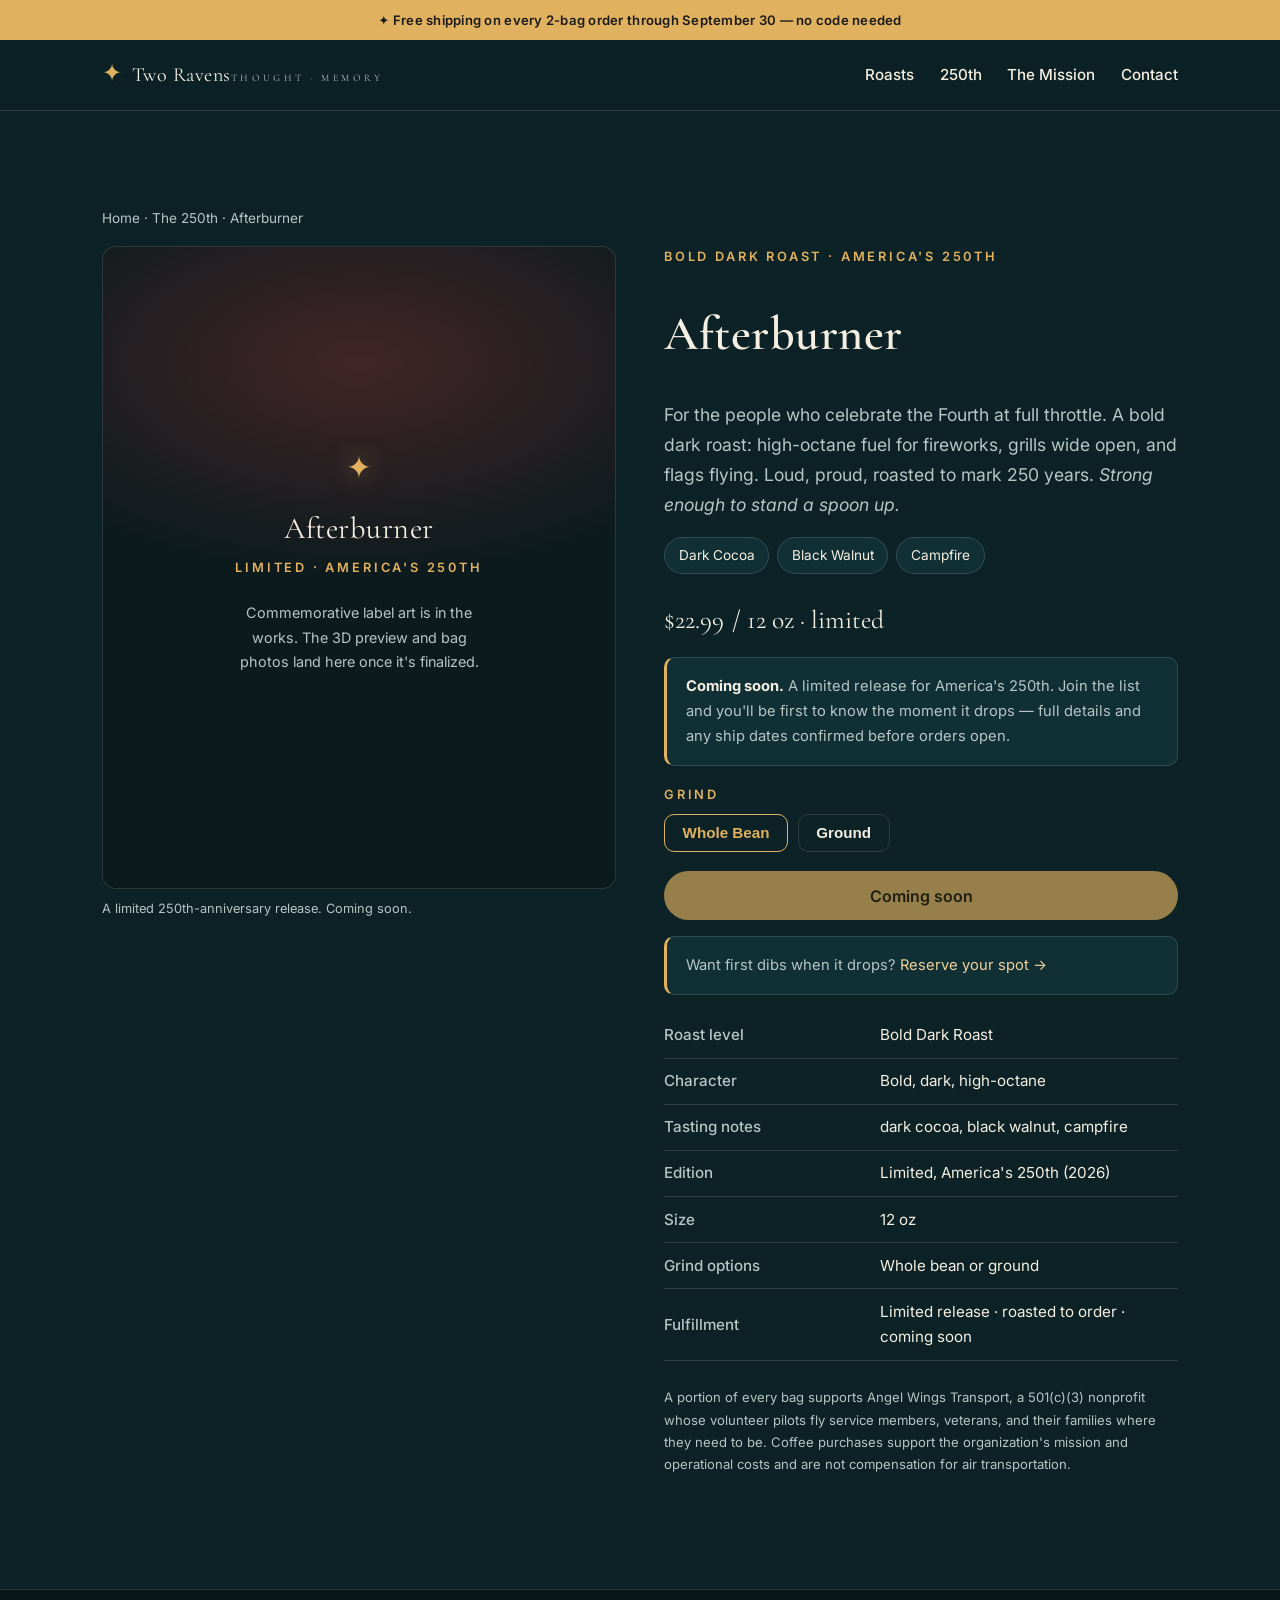
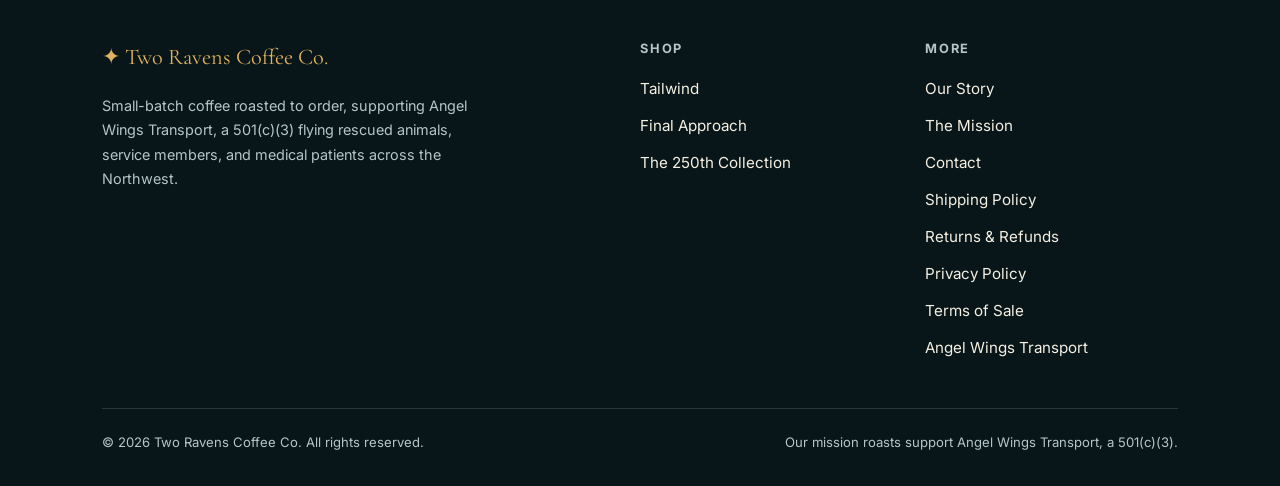
<file: products/afterburner.html>
<!DOCTYPE html>
<html lang="en">
<head>
  <meta charset="UTF-8" />
  <meta name="viewport" content="width=device-width, initial-scale=1.0" />
  <title>Afterburner: Limited 250th Blend | Two Ravens Coffee Co.</title>
  <meta name="description" content="Afterburner: the full-send member of the 250th Collection. Bold Dark Roast, roasted to mark America's 250th. Coming soon — join the list. A portion supports Angel Wings Transport, a 501(c)(3)." />
  <link rel="preconnect" href="https://fonts.googleapis.com" />
  <link rel="preconnect" href="https://fonts.gstatic.com" crossorigin />
  <link href="https://fonts.googleapis.com/css2?family=Cormorant+Garamond:wght@500;600;700&amp;family=Inter:wght@400;500;600&amp;display=swap" rel="stylesheet" />
  <link rel="stylesheet" href="../assets/style.css" />
</head>
<body>

  <div class="ship-banner" style="background:var(--gold,#e0b15e);color:#1a1a1a;text-align:center;font-family:var(--sans,'Inter',sans-serif);font-weight:600;font-size:.82rem;letter-spacing:.02em;padding:.55rem 1rem;">✦ Free shipping on every 2-bag order through September 30 — no code needed</div>

  <header class="site-header">
    <div class="wrap nav">
      <a class="brand" href="../index.html">
        <span class="mark">✦</span>
        <span><span class="name">Two Ravens</span><span class="tag">Thought · Memory</span></span>
      </a>
      <button class="nav-toggle" aria-label="Menu" aria-expanded="false" onclick="document.getElementById('nav').classList.toggle('open')">☰</button>
      <ul class="nav-links" id="nav">
        <li><a href="../index.html#roasts">Roasts</a></li>
        <li><a href="../index.html#collection">250th</a></li>
        <li><a href="../index.html#mission">The Mission</a></li>
        <li><a href="../contact.html">Contact</a></li>
      </ul>
    </div>
  </header>

  <section>
    <div class="wrap">
      <p class="breadcrumb"><a href="../index.html">Home</a> · <a href="../index.html#collection">The 250th</a> · <span>Afterburner</span></p>

      <div class="pdetail">
        <!-- GALLERY: label art in progress.
             ART PROMPT: Maximalist patriotic label (original art, no existing brand marks): distressed flag backdrop, fighter-jet + tank + eagle silhouettes, big gold star, 'EST. 1776 / 250 YEARS', heavy stencil lettering, sunburst rays. War-bond poster meets bold streetwear. -->
        <div class="gallery">
          <div class="main" id="main-view">
            <div style="display:flex;flex-direction:column;align-items:center;justify-content:center;height:100%;text-align:center;padding:2rem;background:radial-gradient(600px 320px at 50% 18%, #b23a3a55, transparent 70%);">
              <span style="font-size:1.9rem;color:var(--gold);filter:drop-shadow(0 0 12px rgba(224,177,94,.6));">✦</span>
              <p style="font-family:var(--serif);font-size:1.9rem;color:var(--cream);margin:.6rem 0 .15rem;letter-spacing:.5px;">Afterburner</p>
              <p class="eyebrow" style="margin:0;">Limited · America's 250th</p>
              <p style="color:var(--muted);font-size:.9rem;margin-top:1.4rem;max-width:28ch;">Commemorative label art is in the works. The 3D preview and bag photos land here once it's finalized.</p>
            </div>
          </div>
          <p style="font-size:.8rem;color:var(--muted);margin-top:.6rem;">A limited 250th-anniversary release. Coming soon.</p>
        </div>

        <div class="pinfo">
          <p class="eyebrow">Bold Dark Roast · America's 250th</p>
          <h1 style="font-size:clamp(2rem,5vw,3rem);">Afterburner</h1>
          <p class="lead" style="font-size:1.1rem;">For the people who celebrate the Fourth at full throttle. A bold dark roast: high-octane fuel for fireworks, grills wide open, and flags flying. Loud, proud, roasted to mark 250 years. <em>Strong enough to stand a spoon up.</em></p>

          <ul class="notes">
            <li>Dark Cocoa</li>
            <li>Black Walnut</li>
            <li>Campfire</li>
          </ul>

          <div class="price-row">
            <span class="price">$22.99</span>
            <span class="price unit">/ 12 oz · limited</span>
          </div>

          <p class="note-box" style="border-left-color:var(--gold);">
            <strong style="color:var(--cream);">Coming soon.</strong> A limited release for America's 250th. Join the list and you'll be first to know the moment it drops — full details and any ship dates confirmed before orders open.
          </p>

          <label class="eyebrow" style="display:block;margin:.4rem 0 .5rem;">Grind</label>
          <div class="opt-row" id="grind">
            <button class="opt active" data-sku="COF-WHB-12O">Whole Bean</button>
            <button class="opt" data-sku="COF-GND-12O">Ground</button>
          </div>

          <button class="btn btn-gold btn-block" id="buy" data-product="afterburner" disabled style="opacity:.65;cursor:not-allowed;">Coming soon</button>
          <p id="notify" class="note-box" style="margin-top:1rem;">Want first dibs when it drops? <a href="../contact.html">Reserve your spot →</a></p>

          <table class="spec">
            <tr><th>Roast level</th><td>Bold Dark Roast</td></tr>
            <tr><th>Character</th><td>Bold, dark, high-octane</td></tr>
            <tr><th>Tasting notes</th><td>dark cocoa, black walnut, campfire</td></tr>
            <tr><th>Edition</th><td>Limited, America's 250th (2026)</td></tr>
            <tr><th>Size</th><td>12 oz</td></tr>
            <tr><th>Grind options</th><td>Whole bean or ground</td></tr>
            <tr><th>Fulfillment</th><td>Limited release · roasted to order · coming soon</td></tr>
          </table>

          <p class="fineprint">
            A portion of every bag supports Angel Wings Transport, a 501(c)(3) nonprofit whose volunteer pilots fly service members, veterans, and their families where they need to be. Coffee purchases support the organization's mission and operational costs and are not compensation for air transportation.
          </p>
        </div>
      </div>
    </div>
  </section>

  <footer class="site-footer">
    <div class="wrap">
      <div class="foot-grid">
        <div class="foot-brand">
          <p><span class="mark">✦ Two Ravens Coffee Co.</span></p>
          <p class="foot-note">Small-batch coffee roasted to order, supporting Angel Wings Transport, a 501(c)(3) flying rescued animals, service members, and medical patients across the Northwest.</p>
        </div>
        <div>
          <h4>Shop</h4>
          <ul>
            <li><a href="tailwind.html">Tailwind</a></li>
            <li><a href="final-approach.html">Final Approach</a></li>
            <li><a href="../index.html#collection">The 250th Collection</a></li>
          </ul>
        </div>
        <div>
          <h4>More</h4>
          <ul>
            <li><a href="../index.html#story">Our Story</a></li>
            <li><a href="../index.html#mission">The Mission</a></li>
            <li><a href="../contact.html">Contact</a></li>
            <li><a href="../shipping.html">Shipping Policy</a></li>
            <li><a href="../returns.html">Returns &amp; Refunds</a></li>
            <li><a href="../privacy.html">Privacy Policy</a></li>
            <li><a href="../terms.html">Terms of Sale</a></li>
            <li><a href="https://awtrescue.org" target="_blank" rel="noopener">Angel Wings Transport</a></li>
          </ul>
        </div>
      </div>
      <div class="foot-legal">
        <span>© 2026 Two Ravens Coffee Co. All rights reserved.</span>
        <span>Our mission roasts support Angel Wings Transport, a 501(c)(3).</span>
      </div>
    </div>
  </footer>

  <script>
    // ---- Grind selector ----
    document.getElementById('grind').addEventListener('click', function (e) {
      var btn = e.target.closest('button'); if (!btn) return;
      this.querySelectorAll('button').forEach(function (b) { b.classList.remove('active'); });
      btn.classList.add('active');
      document.getElementById('buy').dataset.sku = btn.dataset.sku;
      refreshBuy();
    });

    /* ============================================================
       STRIPE PREORDER: paste this roast's Stripe Payment Link URL.
       One link per roast. The grind the customer picked on this page
       is passed to Stripe automatically (as client_reference_id), so
       it shows on the order. Leave blank to keep the button disabled.
       ============================================================ */
    var STRIPE_LINK = "";   // <- paste the Afterburner preorder Payment Link URL
    var BUY_LABEL = "Reserve your spot";
    var BUY_PENDING = "Coming soon";

    var buyBtn = document.getElementById('buy');
    function currentGrind() {
      var a = document.querySelector('#grind .opt.active');
      return (a && /ground/i.test(a.textContent)) ? 'ground' : 'whole_bean';
    }
    function checkoutUrl() {
      if (!STRIPE_LINK) return "";
      var sep = STRIPE_LINK.indexOf('?') > -1 ? '&' : '?';
      return STRIPE_LINK + sep + 'client_reference_id=' + currentGrind();
    }
    function refreshBuy() {
      buyBtn.disabled = !STRIPE_LINK;
      buyBtn.style.opacity = STRIPE_LINK ? "" : ".65";
      buyBtn.style.cursor = STRIPE_LINK ? "" : "not-allowed";
      buyBtn.textContent = STRIPE_LINK ? BUY_LABEL : BUY_PENDING;
      var notifyEl = document.getElementById('notify');
      if (notifyEl) notifyEl.style.display = STRIPE_LINK ? "none" : "";
    }
    buyBtn.addEventListener('click', function () {
      var url = checkoutUrl();
      if (url) window.location.href = url;
    });
    refreshBuy();
  </script>
</body>
</html>
</file>
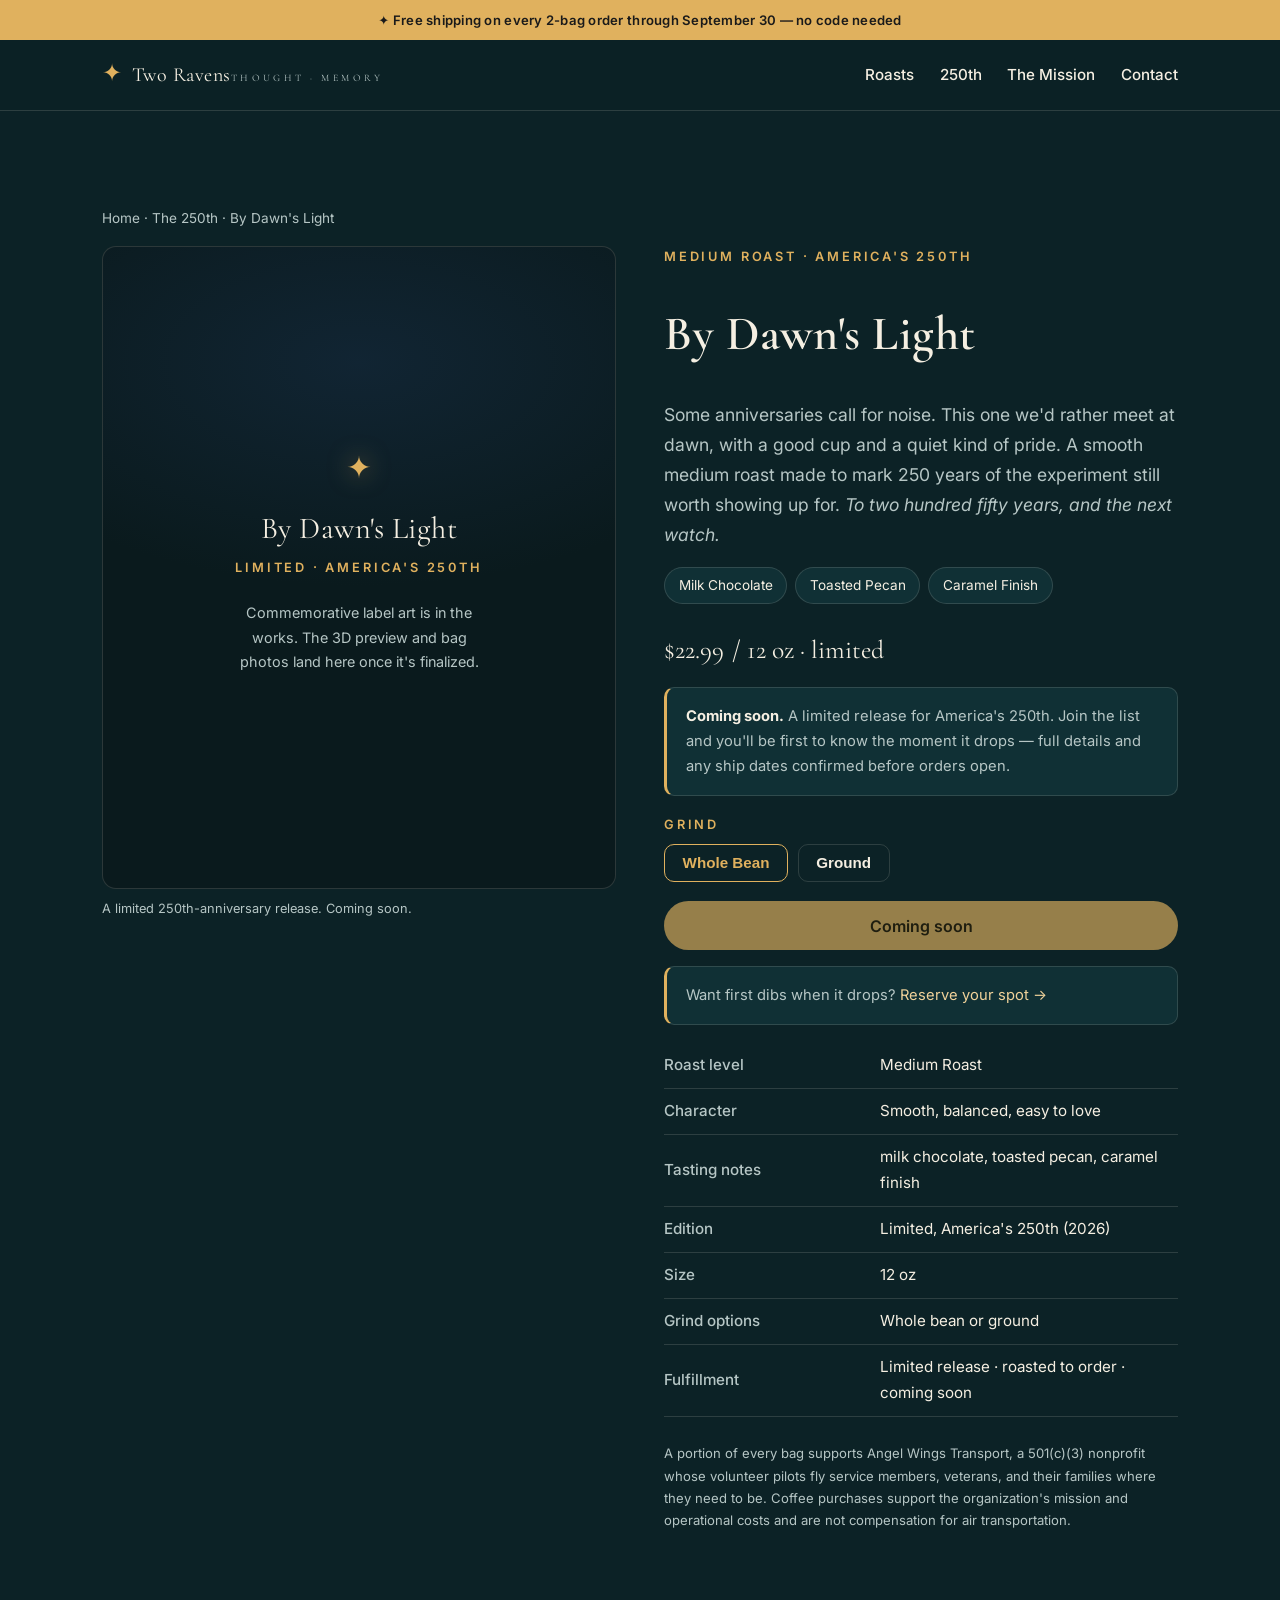
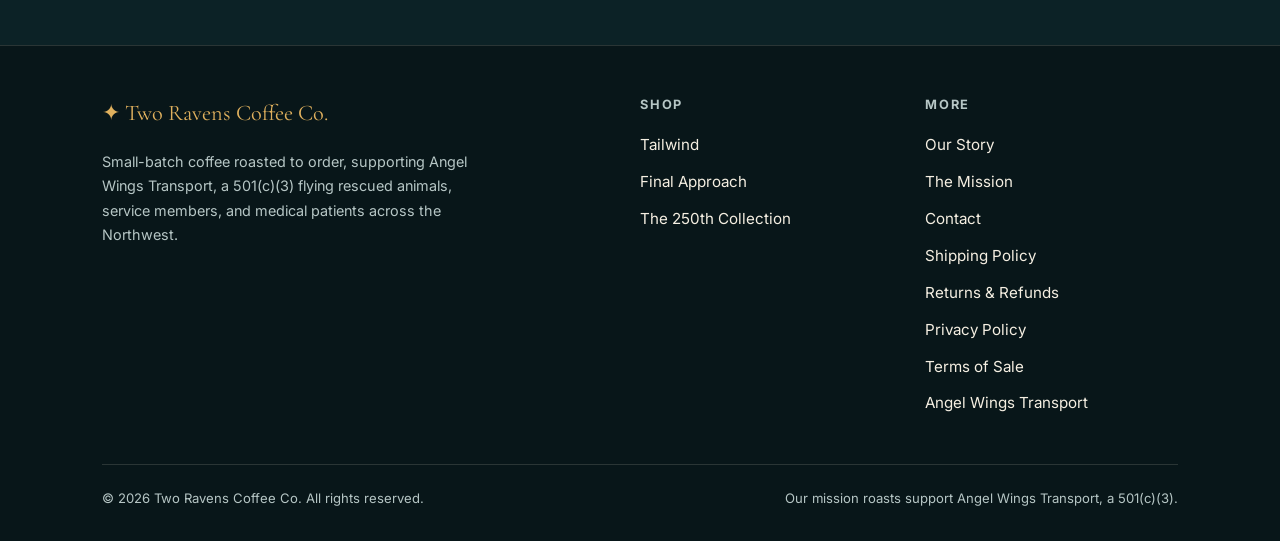
<file: products/dawns-light.html>
<!DOCTYPE html>
<html lang="en">
<head>
  <meta charset="UTF-8" />
  <meta name="viewport" content="width=device-width, initial-scale=1.0" />
  <title>By Dawn's Light: Limited 250th Blend | Two Ravens Coffee Co.</title>
  <meta name="description" content="By Dawn's Light: the refined, reflective member of the 250th Collection. Medium Roast, roasted to mark America's 250th. Coming soon — join the list. A portion supports Angel Wings Transport, a 501(c)(3)." />
  <link rel="preconnect" href="https://fonts.googleapis.com" />
  <link rel="preconnect" href="https://fonts.gstatic.com" crossorigin />
  <link href="https://fonts.googleapis.com/css2?family=Cormorant+Garamond:wght@500;600;700&amp;family=Inter:wght@400;500;600&amp;display=swap" rel="stylesheet" />
  <link rel="stylesheet" href="../assets/style.css" />
</head>
<body>

  <div class="ship-banner" style="background:var(--gold,#e0b15e);color:#1a1a1a;text-align:center;font-family:var(--sans,'Inter',sans-serif);font-weight:600;font-size:.82rem;letter-spacing:.02em;padding:.55rem 1rem;">✦ Free shipping on every 2-bag order through September 30 — no code needed</div>

  <header class="site-header">
    <div class="wrap nav">
      <a class="brand" href="../index.html">
        <span class="mark">✦</span>
        <span><span class="name">Two Ravens</span><span class="tag">Thought · Memory</span></span>
      </a>
      <button class="nav-toggle" aria-label="Menu" aria-expanded="false" onclick="document.getElementById('nav').classList.toggle('open')">☰</button>
      <ul class="nav-links" id="nav">
        <li><a href="../index.html#roasts">Roasts</a></li>
        <li><a href="../index.html#collection">250th</a></li>
        <li><a href="../index.html#mission">The Mission</a></li>
        <li><a href="../contact.html">Contact</a></li>
      </ul>
    </div>
  </header>

  <section>
    <div class="wrap">
      <p class="breadcrumb"><a href="../index.html">Home</a> · <a href="../index.html#collection">The 250th</a> · <span>By Dawn's Light</span></p>

      <div class="pdetail">
        <!-- GALLERY: label art in progress.
             ART PROMPT: Refined heritage label: aged navy, cream, antique gold; a single raven beneath one gold star with a subtle ring of 13 stars and an engraved '250'. Letterpress feel, lots of negative space, dignified. -->
        <div class="gallery">
          <div class="main" id="main-view">
            <div style="display:flex;flex-direction:column;align-items:center;justify-content:center;height:100%;text-align:center;padding:2rem;background:radial-gradient(600px 320px at 50% 18%, #1f3a5f55, transparent 70%);">
              <span style="font-size:1.9rem;color:var(--gold);filter:drop-shadow(0 0 12px rgba(224,177,94,.6));">✦</span>
              <p style="font-family:var(--serif);font-size:1.9rem;color:var(--cream);margin:.6rem 0 .15rem;letter-spacing:.5px;">By Dawn's Light</p>
              <p class="eyebrow" style="margin:0;">Limited · America's 250th</p>
              <p style="color:var(--muted);font-size:.9rem;margin-top:1.4rem;max-width:28ch;">Commemorative label art is in the works. The 3D preview and bag photos land here once it's finalized.</p>
            </div>
          </div>
          <p style="font-size:.8rem;color:var(--muted);margin-top:.6rem;">A limited 250th-anniversary release. Coming soon.</p>
        </div>

        <div class="pinfo">
          <p class="eyebrow">Medium Roast · America's 250th</p>
          <h1 style="font-size:clamp(2rem,5vw,3rem);">By Dawn's Light</h1>
          <p class="lead" style="font-size:1.1rem;">Some anniversaries call for noise. This one we'd rather meet at dawn, with a good cup and a quiet kind of pride. A smooth medium roast made to mark 250 years of the experiment still worth showing up for. <em>To two hundred fifty years, and the next watch.</em></p>

          <ul class="notes">
            <li>Milk Chocolate</li>
            <li>Toasted Pecan</li>
            <li>Caramel Finish</li>
          </ul>

          <div class="price-row">
            <span class="price">$22.99</span>
            <span class="price unit">/ 12 oz · limited</span>
          </div>

          <p class="note-box" style="border-left-color:var(--gold);">
            <strong style="color:var(--cream);">Coming soon.</strong> A limited release for America's 250th. Join the list and you'll be first to know the moment it drops — full details and any ship dates confirmed before orders open.
          </p>

          <label class="eyebrow" style="display:block;margin:.4rem 0 .5rem;">Grind</label>
          <div class="opt-row" id="grind">
            <button class="opt active" data-sku="COF-WHB-12O">Whole Bean</button>
            <button class="opt" data-sku="COF-GND-12O">Ground</button>
          </div>

          <button class="btn btn-gold btn-block" id="buy" data-product="dawns-light" disabled style="opacity:.65;cursor:not-allowed;">Coming soon</button>
          <p id="notify" class="note-box" style="margin-top:1rem;">Want first dibs when it drops? <a href="../contact.html">Reserve your spot →</a></p>

          <table class="spec">
            <tr><th>Roast level</th><td>Medium Roast</td></tr>
            <tr><th>Character</th><td>Smooth, balanced, easy to love</td></tr>
            <tr><th>Tasting notes</th><td>milk chocolate, toasted pecan, caramel finish</td></tr>
            <tr><th>Edition</th><td>Limited, America's 250th (2026)</td></tr>
            <tr><th>Size</th><td>12 oz</td></tr>
            <tr><th>Grind options</th><td>Whole bean or ground</td></tr>
            <tr><th>Fulfillment</th><td>Limited release · roasted to order · coming soon</td></tr>
          </table>

          <p class="fineprint">
            A portion of every bag supports Angel Wings Transport, a 501(c)(3) nonprofit whose volunteer pilots fly service members, veterans, and their families where they need to be. Coffee purchases support the organization's mission and operational costs and are not compensation for air transportation.
          </p>
        </div>
      </div>
    </div>
  </section>

  <footer class="site-footer">
    <div class="wrap">
      <div class="foot-grid">
        <div class="foot-brand">
          <p><span class="mark">✦ Two Ravens Coffee Co.</span></p>
          <p class="foot-note">Small-batch coffee roasted to order, supporting Angel Wings Transport, a 501(c)(3) flying rescued animals, service members, and medical patients across the Northwest.</p>
        </div>
        <div>
          <h4>Shop</h4>
          <ul>
            <li><a href="tailwind.html">Tailwind</a></li>
            <li><a href="final-approach.html">Final Approach</a></li>
            <li><a href="../index.html#collection">The 250th Collection</a></li>
          </ul>
        </div>
        <div>
          <h4>More</h4>
          <ul>
            <li><a href="../index.html#story">Our Story</a></li>
            <li><a href="../index.html#mission">The Mission</a></li>
            <li><a href="../contact.html">Contact</a></li>
            <li><a href="../shipping.html">Shipping Policy</a></li>
            <li><a href="../returns.html">Returns &amp; Refunds</a></li>
            <li><a href="../privacy.html">Privacy Policy</a></li>
            <li><a href="../terms.html">Terms of Sale</a></li>
            <li><a href="https://awtrescue.org" target="_blank" rel="noopener">Angel Wings Transport</a></li>
          </ul>
        </div>
      </div>
      <div class="foot-legal">
        <span>© 2026 Two Ravens Coffee Co. All rights reserved.</span>
        <span>Our mission roasts support Angel Wings Transport, a 501(c)(3).</span>
      </div>
    </div>
  </footer>

  <script>
    // ---- Grind selector ----
    document.getElementById('grind').addEventListener('click', function (e) {
      var btn = e.target.closest('button'); if (!btn) return;
      this.querySelectorAll('button').forEach(function (b) { b.classList.remove('active'); });
      btn.classList.add('active');
      document.getElementById('buy').dataset.sku = btn.dataset.sku;
      refreshBuy();
    });

    /* ============================================================
       STRIPE PREORDER: paste this roast's Stripe Payment Link URL.
       One link per roast. The grind the customer picked on this page
       is passed to Stripe automatically (as client_reference_id), so
       it shows on the order. Leave blank to keep the button disabled.
       ============================================================ */
    var STRIPE_LINK = "";   // <- paste the By Dawn's Light preorder Payment Link URL
    var BUY_LABEL = "Reserve your spot";
    var BUY_PENDING = "Coming soon";

    var buyBtn = document.getElementById('buy');
    function currentGrind() {
      var a = document.querySelector('#grind .opt.active');
      return (a && /ground/i.test(a.textContent)) ? 'ground' : 'whole_bean';
    }
    function checkoutUrl() {
      if (!STRIPE_LINK) return "";
      var sep = STRIPE_LINK.indexOf('?') > -1 ? '&' : '?';
      return STRIPE_LINK + sep + 'client_reference_id=' + currentGrind();
    }
    function refreshBuy() {
      buyBtn.disabled = !STRIPE_LINK;
      buyBtn.style.opacity = STRIPE_LINK ? "" : ".65";
      buyBtn.style.cursor = STRIPE_LINK ? "" : "not-allowed";
      buyBtn.textContent = STRIPE_LINK ? BUY_LABEL : BUY_PENDING;
      var notifyEl = document.getElementById('notify');
      if (notifyEl) notifyEl.style.display = STRIPE_LINK ? "none" : "";
    }
    buyBtn.addEventListener('click', function () {
      var url = checkoutUrl();
      if (url) window.location.href = url;
    });
    refreshBuy();
  </script>
</body>
</html>
</file>
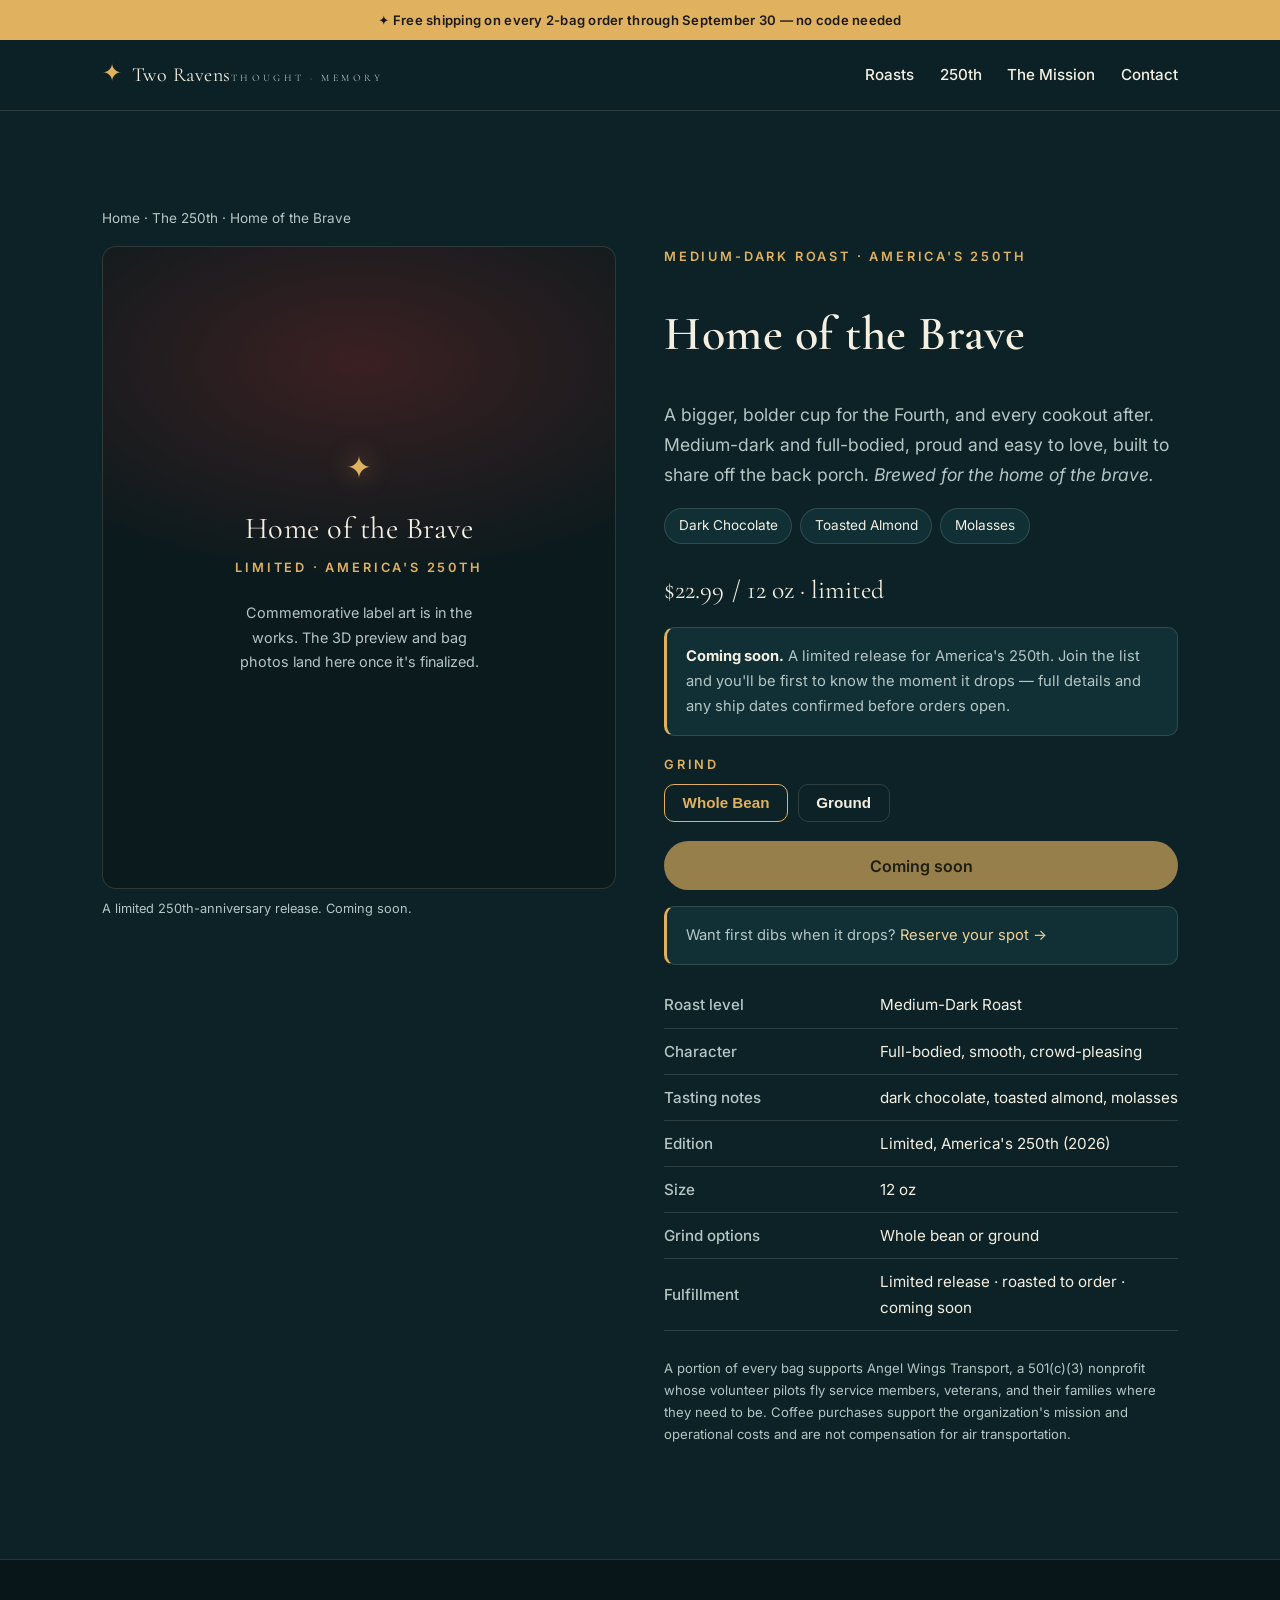
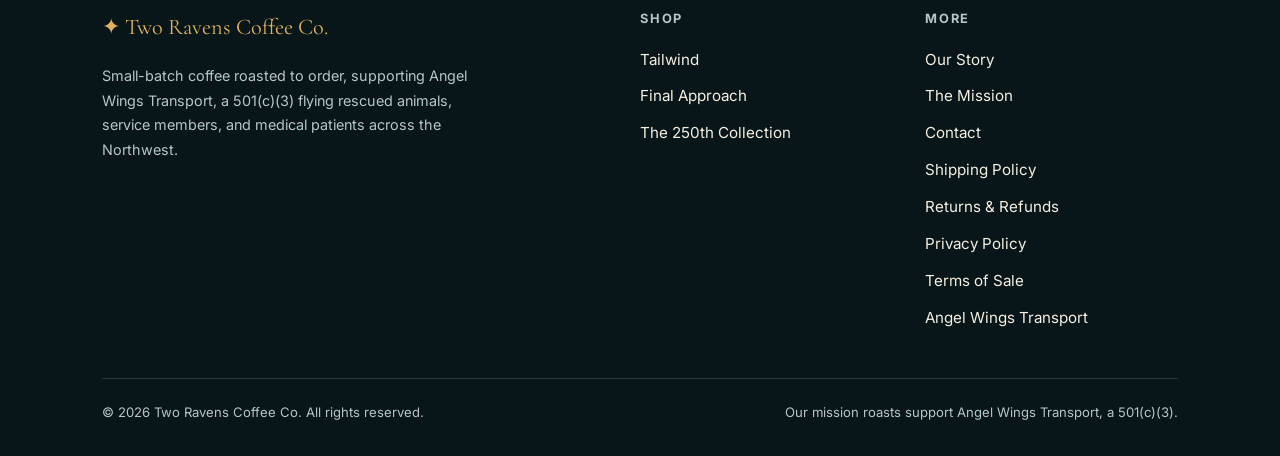
<file: products/home-of-the-brave.html>
<!DOCTYPE html>
<html lang="en">
<head>
  <meta charset="UTF-8" />
  <meta name="viewport" content="width=device-width, initial-scale=1.0" />
  <title>Home of the Brave: Limited 250th Blend | Two Ravens Coffee Co.</title>
  <meta name="description" content="Home of the Brave: the bold, festive member of the 250th Collection. Medium-Dark Roast, roasted to mark America's 250th. Coming soon — join the list. A portion supports Angel Wings Transport, a 501(c)(3)." />
  <link rel="preconnect" href="https://fonts.googleapis.com" />
  <link rel="preconnect" href="https://fonts.gstatic.com" crossorigin />
  <link href="https://fonts.googleapis.com/css2?family=Cormorant+Garamond:wght@500;600;700&amp;family=Inter:wght@400;500;600&amp;display=swap" rel="stylesheet" />
  <link rel="stylesheet" href="../assets/style.css" />
</head>
<body>

  <div class="ship-banner" style="background:var(--gold,#e0b15e);color:#1a1a1a;text-align:center;font-family:var(--sans,'Inter',sans-serif);font-weight:600;font-size:.82rem;letter-spacing:.02em;padding:.55rem 1rem;">✦ Free shipping on every 2-bag order through September 30 — no code needed</div>

  <header class="site-header">
    <div class="wrap nav">
      <a class="brand" href="../index.html">
        <span class="mark">✦</span>
        <span><span class="name">Two Ravens</span><span class="tag">Thought · Memory</span></span>
      </a>
      <button class="nav-toggle" aria-label="Menu" aria-expanded="false" onclick="document.getElementById('nav').classList.toggle('open')">☰</button>
      <ul class="nav-links" id="nav">
        <li><a href="../index.html#roasts">Roasts</a></li>
        <li><a href="../index.html#collection">250th</a></li>
        <li><a href="../index.html#mission">The Mission</a></li>
        <li><a href="../contact.html">Contact</a></li>
      </ul>
    </div>
  </header>

  <section>
    <div class="wrap">
      <p class="breadcrumb"><a href="../index.html">Home</a> · <a href="../index.html#collection">The 250th</a> · <span>Home of the Brave</span></p>

      <div class="pdetail">
        <!-- GALLERY: label art in progress.
             ART PROMPT: Bold vintage-Americana label: red, cream, deep navy; two ravens flanking a star or shield, ribbon banner with the name in vintage-athletic lettering, distressed pennant texture. Tasteful, not cluttered. -->
        <div class="gallery">
          <div class="main" id="main-view">
            <div style="display:flex;flex-direction:column;align-items:center;justify-content:center;height:100%;text-align:center;padding:2rem;background:radial-gradient(600px 320px at 50% 18%, #9c2b2b55, transparent 70%);">
              <span style="font-size:1.9rem;color:var(--gold);filter:drop-shadow(0 0 12px rgba(224,177,94,.6));">✦</span>
              <p style="font-family:var(--serif);font-size:1.9rem;color:var(--cream);margin:.6rem 0 .15rem;letter-spacing:.5px;">Home of the Brave</p>
              <p class="eyebrow" style="margin:0;">Limited · America's 250th</p>
              <p style="color:var(--muted);font-size:.9rem;margin-top:1.4rem;max-width:28ch;">Commemorative label art is in the works. The 3D preview and bag photos land here once it's finalized.</p>
            </div>
          </div>
          <p style="font-size:.8rem;color:var(--muted);margin-top:.6rem;">A limited 250th-anniversary release. Coming soon.</p>
        </div>

        <div class="pinfo">
          <p class="eyebrow">Medium-Dark Roast · America's 250th</p>
          <h1 style="font-size:clamp(2rem,5vw,3rem);">Home of the Brave</h1>
          <p class="lead" style="font-size:1.1rem;">A bigger, bolder cup for the Fourth, and every cookout after. Medium-dark and full-bodied, proud and easy to love, built to share off the back porch. <em>Brewed for the home of the brave.</em></p>

          <ul class="notes">
            <li>Dark Chocolate</li>
            <li>Toasted Almond</li>
            <li>Molasses</li>
          </ul>

          <div class="price-row">
            <span class="price">$22.99</span>
            <span class="price unit">/ 12 oz · limited</span>
          </div>

          <p class="note-box" style="border-left-color:var(--gold);">
            <strong style="color:var(--cream);">Coming soon.</strong> A limited release for America's 250th. Join the list and you'll be first to know the moment it drops — full details and any ship dates confirmed before orders open.
          </p>

          <label class="eyebrow" style="display:block;margin:.4rem 0 .5rem;">Grind</label>
          <div class="opt-row" id="grind">
            <button class="opt active" data-sku="COF-WHB-12O">Whole Bean</button>
            <button class="opt" data-sku="COF-GND-12O">Ground</button>
          </div>

          <button class="btn btn-gold btn-block" id="buy" data-product="home-of-the-brave" disabled style="opacity:.65;cursor:not-allowed;">Coming soon</button>
          <p id="notify" class="note-box" style="margin-top:1rem;">Want first dibs when it drops? <a href="../contact.html">Reserve your spot →</a></p>

          <table class="spec">
            <tr><th>Roast level</th><td>Medium-Dark Roast</td></tr>
            <tr><th>Character</th><td>Full-bodied, smooth, crowd-pleasing</td></tr>
            <tr><th>Tasting notes</th><td>dark chocolate, toasted almond, molasses</td></tr>
            <tr><th>Edition</th><td>Limited, America's 250th (2026)</td></tr>
            <tr><th>Size</th><td>12 oz</td></tr>
            <tr><th>Grind options</th><td>Whole bean or ground</td></tr>
            <tr><th>Fulfillment</th><td>Limited release · roasted to order · coming soon</td></tr>
          </table>

          <p class="fineprint">
            A portion of every bag supports Angel Wings Transport, a 501(c)(3) nonprofit whose volunteer pilots fly service members, veterans, and their families where they need to be. Coffee purchases support the organization's mission and operational costs and are not compensation for air transportation.
          </p>
        </div>
      </div>
    </div>
  </section>

  <footer class="site-footer">
    <div class="wrap">
      <div class="foot-grid">
        <div class="foot-brand">
          <p><span class="mark">✦ Two Ravens Coffee Co.</span></p>
          <p class="foot-note">Small-batch coffee roasted to order, supporting Angel Wings Transport, a 501(c)(3) flying rescued animals, service members, and medical patients across the Northwest.</p>
        </div>
        <div>
          <h4>Shop</h4>
          <ul>
            <li><a href="tailwind.html">Tailwind</a></li>
            <li><a href="final-approach.html">Final Approach</a></li>
            <li><a href="../index.html#collection">The 250th Collection</a></li>
          </ul>
        </div>
        <div>
          <h4>More</h4>
          <ul>
            <li><a href="../index.html#story">Our Story</a></li>
            <li><a href="../index.html#mission">The Mission</a></li>
            <li><a href="../contact.html">Contact</a></li>
            <li><a href="../shipping.html">Shipping Policy</a></li>
            <li><a href="../returns.html">Returns &amp; Refunds</a></li>
            <li><a href="../privacy.html">Privacy Policy</a></li>
            <li><a href="../terms.html">Terms of Sale</a></li>
            <li><a href="https://awtrescue.org" target="_blank" rel="noopener">Angel Wings Transport</a></li>
          </ul>
        </div>
      </div>
      <div class="foot-legal">
        <span>© 2026 Two Ravens Coffee Co. All rights reserved.</span>
        <span>Our mission roasts support Angel Wings Transport, a 501(c)(3).</span>
      </div>
    </div>
  </footer>

  <script>
    // ---- Grind selector ----
    document.getElementById('grind').addEventListener('click', function (e) {
      var btn = e.target.closest('button'); if (!btn) return;
      this.querySelectorAll('button').forEach(function (b) { b.classList.remove('active'); });
      btn.classList.add('active');
      document.getElementById('buy').dataset.sku = btn.dataset.sku;
      refreshBuy();
    });

    /* ============================================================
       STRIPE PREORDER: paste this roast's Stripe Payment Link URL.
       One link per roast. The grind the customer picked on this page
       is passed to Stripe automatically (as client_reference_id), so
       it shows on the order. Leave blank to keep the button disabled.
       ============================================================ */
    var STRIPE_LINK = "";   // <- paste the Home of the Brave preorder Payment Link URL
    var BUY_LABEL = "Reserve your spot";
    var BUY_PENDING = "Coming soon";

    var buyBtn = document.getElementById('buy');
    function currentGrind() {
      var a = document.querySelector('#grind .opt.active');
      return (a && /ground/i.test(a.textContent)) ? 'ground' : 'whole_bean';
    }
    function checkoutUrl() {
      if (!STRIPE_LINK) return "";
      var sep = STRIPE_LINK.indexOf('?') > -1 ? '&' : '?';
      return STRIPE_LINK + sep + 'client_reference_id=' + currentGrind();
    }
    function refreshBuy() {
      buyBtn.disabled = !STRIPE_LINK;
      buyBtn.style.opacity = STRIPE_LINK ? "" : ".65";
      buyBtn.style.cursor = STRIPE_LINK ? "" : "not-allowed";
      buyBtn.textContent = STRIPE_LINK ? BUY_LABEL : BUY_PENDING;
      var notifyEl = document.getElementById('notify');
      if (notifyEl) notifyEl.style.display = STRIPE_LINK ? "none" : "";
    }
    buyBtn.addEventListener('click', function () {
      var url = checkoutUrl();
      if (url) window.location.href = url;
    });
    refreshBuy();
  </script>
</body>
</html>
</file>
<file: assets/style.css>
/* ============================================================
   Two Ravens Coffee Co. shared styles
   Brand: deep teal night sky, gold north star, warm cream.
   ============================================================ */

:root {
  --ink:        #0c2226;  /* near-black teal, page background      */
  --ink-2:      #103035;  /* raised surface / cards                */
  --ink-3:      #16434a;  /* hover / borders                       */
  --teal:       #1f5d66;  /* accent teal                          */
  --gold:       #e0b15e;  /* north star gold                       */
  --gold-soft:  #f0d29a;
  --cream:      #f5efe2;  /* primary text                          */
  --muted:      #b6c6c5;  /* secondary text                        */
  --line:       rgba(245,239,226,.14);
  --maxw:       1120px;
  --radius:     14px;
  --shadow:     0 18px 40px rgba(0,0,0,.35);
  --serif:      'Cormorant Garamond', Georgia, 'Times New Roman', serif;
  --sans:       'Inter', system-ui, -apple-system, Segoe UI, Roboto, Helvetica, Arial, sans-serif;
}

* { box-sizing: border-box; }

html { scroll-behavior: smooth; }

body {
  margin: 0;
  background: var(--ink);
  color: var(--cream);
  font-family: var(--sans);
  font-size: 17px;
  line-height: 1.7;
  -webkit-font-smoothing: antialiased;
  text-rendering: optimizeLegibility;
}

img { max-width: 100%; display: block; }

a { color: var(--gold-soft); text-decoration: none; }
a:hover { color: var(--gold); }

.wrap { width: 100%; max-width: var(--maxw); margin: 0 auto; padding: 0 22px; }

.eyebrow {
  font-size: .8rem;
  letter-spacing: .22em;
  text-transform: uppercase;
  color: var(--gold);
  font-weight: 600;
  margin: 0 0 .6rem;
}

h1, h2, h3 { font-family: var(--serif); font-weight: 600; line-height: 1.1; color: var(--cream); }
h1 { font-size: clamp(2.4rem, 6vw, 4.2rem); letter-spacing: .5px; }
h2 { font-size: clamp(1.8rem, 4vw, 2.8rem); margin: 0 0 .5rem; }
h3 { font-size: 1.5rem; margin: 0 0 .35rem; }

p { margin: 0 0 1.1rem; }
.lead { font-size: 1.2rem; color: var(--muted); max-width: 60ch; }

/* ---------- buttons ---------- */
.btn {
  display: inline-flex; align-items: center; gap: .5rem;
  font-family: var(--sans); font-weight: 600; font-size: 1rem;
  padding: .85rem 1.5rem; border-radius: 999px;
  border: 1.5px solid transparent; cursor: pointer;
  transition: transform .15s ease, background .2s ease, color .2s ease, border-color .2s ease;
}
.btn:hover { transform: translateY(-2px); }
.btn-gold { background: var(--gold); color: #2a1d05; }
.btn-gold:hover { background: var(--gold-soft); color: #2a1d05; }
.btn-ghost { background: transparent; color: var(--cream); border-color: var(--line); }
.btn-ghost:hover { border-color: var(--gold); color: var(--gold); }
.btn-block { width: 100%; justify-content: center; }

/* ---------- header / nav ---------- */
.site-header {
  position: sticky; top: 0; z-index: 50;
  background: rgba(12,34,38,.86);
  backdrop-filter: blur(10px);
  border-bottom: 1px solid var(--line);
}
.nav { display: flex; align-items: center; justify-content: space-between; height: 70px; }
.brand { display: flex; align-items: baseline; gap: .6rem; font-family: var(--serif); }
.brand .mark { font-size: 1.5rem; color: var(--gold); line-height: 1; }
.brand .name { font-size: 1.25rem; letter-spacing: .5px; color: var(--cream); }
.brand .tag { font-size: .62rem; letter-spacing: .35em; color: var(--muted); text-transform: uppercase; }
.nav-links { display: flex; align-items: center; gap: 1.6rem; list-style: none; margin: 0; padding: 0; }
.nav-links a { color: var(--cream); font-size: .95rem; font-weight: 500; }
.nav-links a:hover { color: var(--gold); }
.nav-toggle { display: none; background: none; border: 0; color: var(--cream); font-size: 1.6rem; cursor: pointer; }

/* ---------- hero ---------- */
.hero {
  position: relative;
  padding: clamp(4rem, 10vw, 8rem) 0;
  background:
    radial-gradient(1200px 500px at 70% -10%, rgba(31,93,102,.55), transparent 60%),
    linear-gradient(180deg, #0c2226 0%, #0a1c20 100%);
  overflow: hidden;
}
.hero .star { position: absolute; top: 12%; right: 14%; font-size: 2rem; color: var(--gold); opacity: .9; filter: drop-shadow(0 0 12px rgba(224,177,94,.6)); }
.hero h1 { max-width: 16ch; }
.hero .lead { margin-top: 1rem; }
.hero .cta-row { display: flex; flex-wrap: wrap; gap: .8rem; margin-top: 1.8rem; }

/* ---------- sections ---------- */
section { padding: clamp(3.5rem, 8vw, 6rem) 0; }
.section-head { max-width: 62ch; margin-bottom: 2.4rem; }
.section-head.center { margin-left: auto; margin-right: auto; text-align: center; }
.alt { background: var(--ink-2); }

/* ---------- mission cards (awt-inspired three-up) ---------- */
.cards-3 { display: grid; grid-template-columns: repeat(3, 1fr); gap: 1.2rem; }
.mcard {
  background: var(--ink); border: 1px solid var(--line); border-radius: var(--radius);
  padding: 1.8rem 1.5rem; transition: border-color .2s ease, transform .2s ease;
}
.mcard:hover { border-color: var(--gold); transform: translateY(-3px); }
.mcard .ic { font-size: 1.7rem; margin-bottom: .6rem; }

/* ---------- product cards ---------- */
.products { display: grid; grid-template-columns: repeat(3, 1fr); gap: 1.5rem; }
.pcard {
  background: var(--ink-2); border: 1px solid var(--line); border-radius: var(--radius);
  overflow: hidden; display: flex; flex-direction: column; transition: transform .2s ease, border-color .2s ease, box-shadow .2s ease;
}
.pcard:hover { transform: translateY(-4px); border-color: var(--gold); box-shadow: var(--shadow); }
.pcard .ph { aspect-ratio: 4/5; background: #0a1a1d; display: flex; align-items: center; justify-content: center; overflow: hidden; }
.pcard .ph img { width: 100%; height: 100%; object-fit: cover; }
.pcard .body { padding: 1.3rem 1.4rem 1.5rem; display: flex; flex-direction: column; flex: 1; }
.pill { align-self: flex-start; font-size: .68rem; letter-spacing: .14em; text-transform: uppercase; color: var(--gold); border: 1px solid var(--line); border-radius: 999px; padding: .25rem .7rem; margin-bottom: .7rem; }
.pcard p { color: var(--muted); font-size: .98rem; flex: 1; }
.price-row { display: flex; align-items: baseline; gap: .5rem; margin: .4rem 0 1rem; }
.price { font-family: var(--serif); font-size: 1.6rem; color: var(--cream); }
.price .unit { font-family: var(--sans); font-size: .85rem; color: var(--muted); }

/* ---------- product detail ---------- */
.pdetail { display: grid; grid-template-columns: 1fr 1fr; gap: 3rem; align-items: start; }
.gallery .main { background: #0a1a1d; border: 1px solid var(--line); border-radius: var(--radius); overflow: hidden; aspect-ratio: 4/5; }
.gallery .main img { width: 100%; height: 100%; object-fit: cover; }
.thumbs { display: flex; gap: .7rem; margin-top: .8rem; }
.thumbs button { padding: 0; border: 1px solid var(--line); border-radius: 10px; overflow: hidden; background: #0a1a1d; cursor: pointer; width: 78px; height: 96px; }
.thumbs button.active { border-color: var(--gold); }
.thumbs img { width: 100%; height: 100%; object-fit: cover; }
.breadcrumb { font-size: .85rem; color: var(--muted); margin-bottom: 1rem; }
.breadcrumb a { color: var(--muted); }
.notes { display: flex; flex-wrap: wrap; gap: .5rem; margin: 1rem 0 1.5rem; list-style: none; padding: 0; }
.notes li { background: var(--ink-2); border: 1px solid var(--line); border-radius: 999px; padding: .35rem .85rem; font-size: .85rem; color: var(--cream); }
.spec { width: 100%; border-collapse: collapse; margin: 1rem 0 1.6rem; }
.spec th, .spec td { text-align: left; padding: .6rem 0; border-bottom: 1px solid var(--line); font-size: .95rem; }
.spec th { color: var(--muted); font-weight: 500; width: 42%; }
.opt-row { display: flex; gap: .6rem; margin: 0 0 1.2rem; flex-wrap: wrap; }
.opt { border: 1.5px solid var(--line); background: transparent; color: var(--cream); border-radius: 10px; padding: .6rem 1.1rem; cursor: pointer; font-weight: 600; font-size: .95rem; }
.opt.active { border-color: var(--gold); color: var(--gold); }
.note-box { background: var(--ink-2); border: 1px solid var(--line); border-left: 3px solid var(--gold); border-radius: 10px; padding: 1rem 1.2rem; font-size: .92rem; color: var(--muted); }

/* ---------- contact form ---------- */
.form-card { background: var(--ink-2); border: 1px solid var(--line); border-radius: var(--radius); padding: clamp(1.6rem, 4vw, 2.5rem); max-width: 620px; margin: 0 auto; }
.field { margin-bottom: 1.1rem; }
.field label { display: block; font-size: .85rem; letter-spacing: .04em; color: var(--muted); margin-bottom: .4rem; }
.field input, .field select, .field textarea {
  width: 100%; background: var(--ink); border: 1.5px solid var(--line); border-radius: 10px;
  color: var(--cream); font-family: var(--sans); font-size: 1rem; padding: .8rem .9rem;
}
.field input:focus, .field select:focus, .field textarea:focus { outline: none; border-color: var(--gold); }
.field textarea { resize: vertical; min-height: 120px; }
.form-status { margin-top: 1rem; font-size: .95rem; min-height: 1.2em; }
.form-status.ok { color: var(--gold-soft); }
.form-status.err { color: #f3a3a3; }

/* ---------- footer ---------- */
.site-footer { background: #081619; border-top: 1px solid var(--line); padding: 3rem 0 2rem; }
.foot-grid { display: grid; grid-template-columns: 2fr 1fr 1fr; gap: 2rem; }
.site-footer h4 { font-family: var(--sans); font-size: .8rem; letter-spacing: .14em; text-transform: uppercase; color: var(--muted); margin: 0 0 .9rem; }
.site-footer ul { list-style: none; margin: 0; padding: 0; }
.site-footer li { margin-bottom: .5rem; }
.site-footer a { color: var(--cream); font-size: .95rem; }
.foot-brand .mark { color: var(--gold); font-family: var(--serif); font-size: 1.4rem; }
.foot-note { color: var(--muted); font-size: .9rem; max-width: 44ch; }
.foot-legal { margin-top: 2.4rem; padding-top: 1.4rem; border-top: 1px solid var(--line); display: flex; justify-content: space-between; flex-wrap: wrap; gap: .6rem; color: var(--muted); font-size: .82rem; }

/* ---------- compliance fine print ---------- */
.fineprint { font-size: .82rem; color: var(--muted); max-width: 70ch; margin-top: 1.5rem; }

/* ---------- responsive ---------- */
@media (max-width: 860px) {
  .pdetail { grid-template-columns: 1fr; gap: 1.8rem; }
  .cards-3, .products { grid-template-columns: 1fr; }
  .foot-grid { grid-template-columns: 1fr; gap: 1.6rem; }
  .nav-toggle { display: block; }
  .nav-links {
    position: absolute; top: 70px; left: 0; right: 0;
    flex-direction: column; align-items: flex-start; gap: 0;
    background: var(--ink-2); border-bottom: 1px solid var(--line);
    padding: .5rem 22px 1rem; display: none;
  }
  .nav-links.open { display: flex; }
  .nav-links li { width: 100%; }
  .nav-links a { display: block; width: 100%; padding: .8rem 0; border-bottom: 1px solid var(--line); }
  .btn-block-mobile { width: 100%; justify-content: center; }
}
</file>
